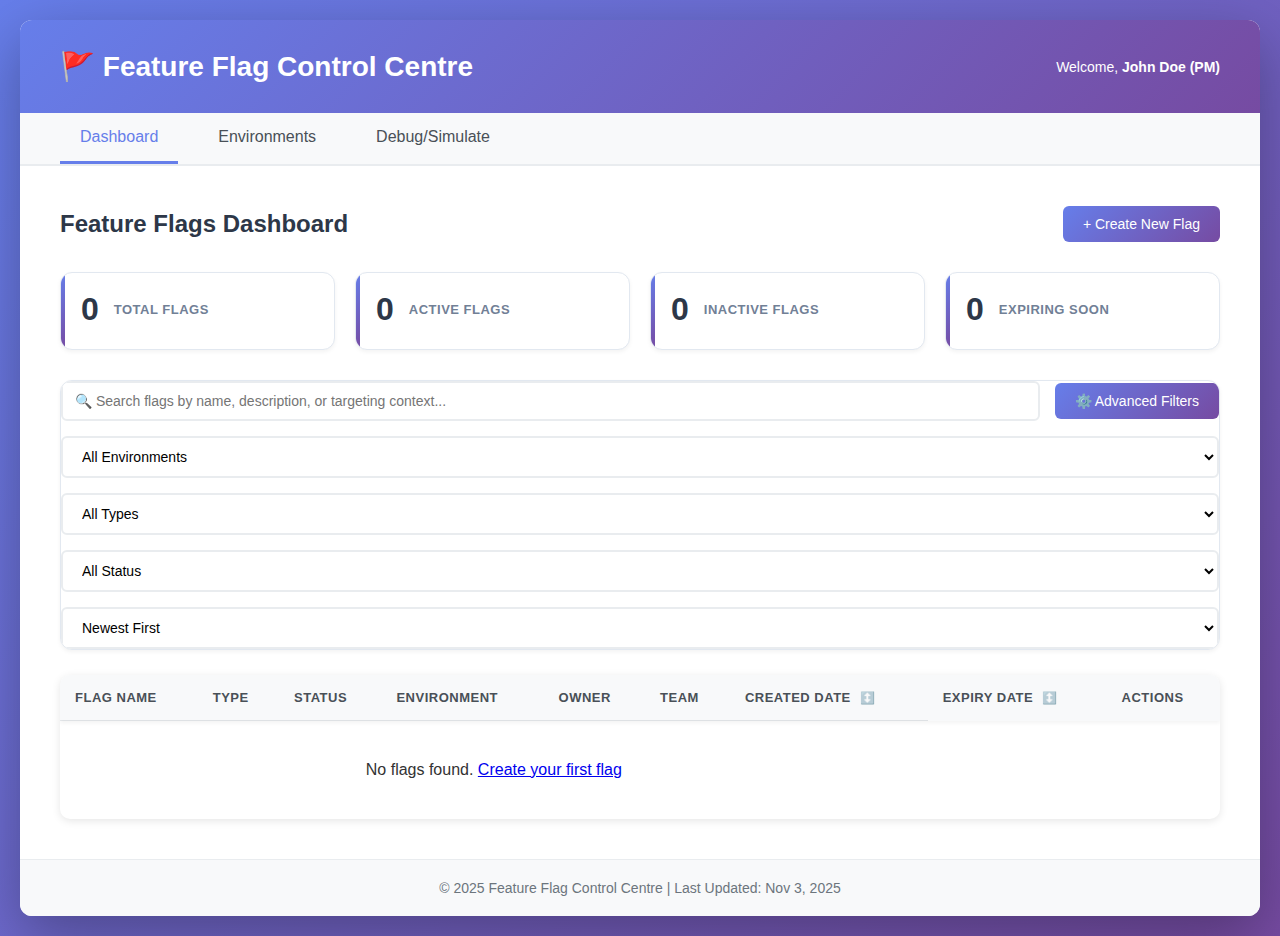
<file: index.html>
<!DOCTYPE html>
<html lang="en">
<head>
    <meta charset="UTF-8">
    <meta name="viewport" content="width=device-width, initial-scale=1.0">
    <meta http-equiv="refresh" content="0; url=static/index.html">
    <title>Feature Flag Control Centre</title>
    <style>
        body {
            font-family: -apple-system, BlinkMacSystemFont, 'Segoe UI', Roboto, Oxygen, Ubuntu, Cantarell, sans-serif;
            display: flex;
            justify-content: center;
            align-items: center;
            height: 100vh;
            margin: 0;
            background: linear-gradient(135deg, #667eea 0%, #764ba2 100%);
            color: white;
        }
        .loader {
            text-align: center;
        }
        .spinner {
            border: 4px solid rgba(255, 255, 255, 0.3);
            border-radius: 50%;
            border-top: 4px solid white;
            width: 50px;
            height: 50px;
            animation: spin 1s linear infinite;
            margin: 0 auto 20px;
        }
        @keyframes spin {
            0% { transform: rotate(0deg); }
            100% { transform: rotate(360deg); }
        }
        p {
            font-size: 18px;
        }
        a {
            color: white;
            text-decoration: underline;
        }
    </style>
</head>
<body>
    <div class="loader">
        <div class="spinner"></div>
        <p>Loading Feature Flag Control Centre...</p>
        <p style="font-size: 14px; margin-top: 20px;">
            If you are not redirected, <a href="static/index.html">click here</a>
        </p>
    </div>
</body>
</html>
</file>
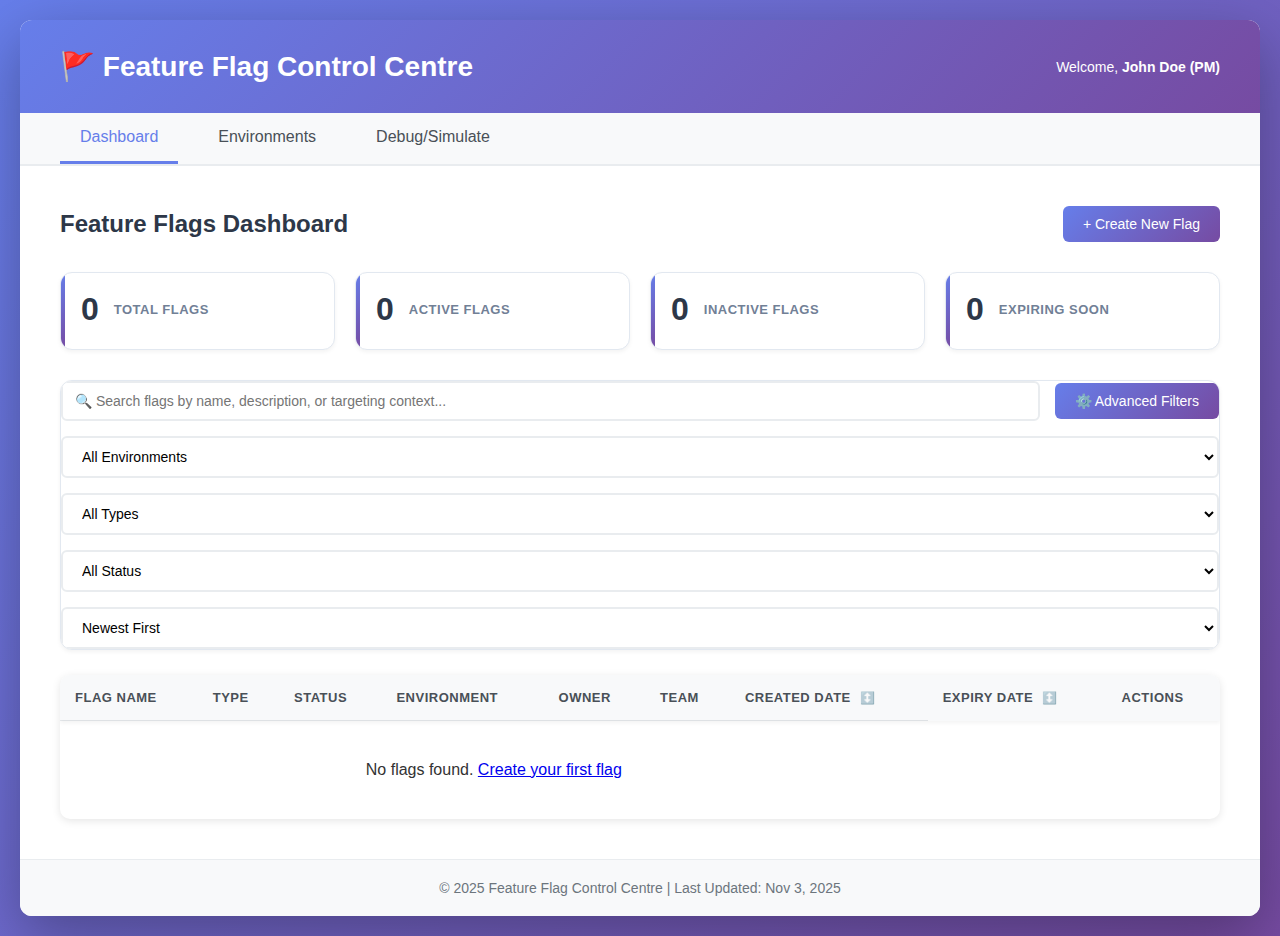
<file: static/index.html>
<!DOCTYPE html>
<html lang="en">
<head>
    <meta charset="UTF-8">
    <meta name="viewport" content="width=device-width, initial-scale=1.0">
    <title>Feature Flag Control Centre</title>
    <link rel="stylesheet" href="styles.css">
</head>
<body>
    <div class="container">
        <header>
            <h1>🚩 Feature Flag Control Centre</h1>
            <div class="user-info">
                <span>Welcome, <strong>John Doe (PM)</strong></span>
            </div>
        </header>

        <nav class="nav-bar">
            <a href="index.html" class="active">Dashboard</a>
            <a href="environments.html">Environments</a>
            <a href="debug.html">Debug/Simulate</a>
        </nav>

        <main>
            <div class="page-header">
                <h2>Feature Flags Dashboard</h2>
                <a href="create-flag.html" class="btn btn-primary">+ Create New Flag</a>
            </div>

            <div class="stats-grid">
                <div class="stat-card">
                    <div class="stat-value">24</div>
                    <div class="stat-label">Total Flags</div>
                </div>
                <div class="stat-card">
                    <div class="stat-value">12</div>
                    <div class="stat-label">Active Flags</div>
                </div>
                <div class="stat-card">
                    <div class="stat-value">8</div>
                    <div class="stat-label">Inactive Flags</div>
                </div>
                <div class="stat-card">
                    <div class="stat-value">4</div>
                    <div class="stat-label">Expiring Soon</div>
                </div>
            </div>

            <div class="filters-container">
                <div class="search-section">
                    <input type="text" id="searchInput" placeholder="🔍 Search flags by name, description, or targeting context..." class="search-input" oninput="applyFilters()">
                    <button class="btn-toggle-filters" onclick="toggleAdvancedFilters()">
                        <span id="filterToggleIcon">⚙️</span> Advanced Filters
                    </button>
                </div>

                <div class="advanced-filters" id="advancedFilters" style="display: none;">
                    <div class="filters-row">
                        <div class="filter-group autocomplete-container">
                            <label>Team</label>
                            <input type="text" 
                                   class="filter-input autocomplete-input" 
                                   id="filterTeam" 
                                   placeholder="Search teams..." 
                                   oninput="showAutocomplete(this, 'teams')"
                                   onblur="hideAutocomplete(this)"
                                   autocomplete="off">
                            <div class="autocomplete-dropdown" id="filterTeam-dropdown"></div>
                        </div>

                        <div class="filter-group autocomplete-container">
                            <label>Owner</label>
                            <input type="text" 
                                   class="filter-input autocomplete-input" 
                                   id="filterOwner" 
                                   placeholder="Search owners..." 
                                   oninput="showAutocomplete(this, 'owners')"
                                   onblur="hideAutocomplete(this)"
                                   autocomplete="off">
                            <div class="autocomplete-dropdown" id="filterOwner-dropdown"></div>
                        </div>

                        <div class="filter-group autocomplete-container">
                            <label>Environment</label>
                            <input type="text" 
                                   class="filter-input autocomplete-input" 
                                   id="filterEnvironment" 
                                   placeholder="Search environments..." 
                                   oninput="showAutocomplete(this, 'environments')"
                                   onblur="hideAutocomplete(this)"
                                   autocomplete="off">
                            <div class="autocomplete-dropdown" id="filterEnvironment-dropdown"></div>
                        </div>

                        <div class="filter-group">
                            <label>Type</label>
                            <select class="filter-select" id="filterType" onchange="applyFilters()">
                                <option value="">All Types</option>
                                <option value="boolean">Boolean</option>
                                <option value="string">String</option>
                                <option value="number">Number</option>
                                <option value="object">Object</option>
                            </select>
                        </div>

                        <div class="filter-group">
                            <label>Status</label>
                            <select class="filter-select" id="filterStatus" onchange="applyFilters()">
                                <option value="">All Status</option>
                                <option value="active">Active</option>
                                <option value="inactive">Inactive</option>
                            </select>
                        </div>

                        <div class="filter-group">
                            <label>Sort By</label>
                            <select class="filter-select" id="sortBy" onchange="applyFilters()">
                                <option value="created-desc">Newest First</option>
                                <option value="created-asc">Oldest First</option>
                                <option value="expiry-asc">Expiring Soon</option>
                                <option value="expiry-desc">Expiring Later</option>
                                <option value="name-asc">Name (A-Z)</option>
                                <option value="name-desc">Name (Z-A)</option>
                            </select>
                        </div>

                        <div class="filter-group">
                            <button class="btn btn-secondary" onclick="clearFilters()">Clear All Filters</button>
                        </div>
                    </div>
                </div>

                <div class="basic-filters">
                    <select class="filter-select" id="quickFilterEnvironment" onchange="applyFilters()">
                        <option value="">All Environments</option>
                        <option value="dev">dev</option>
                        <option value="stage">stage</option>
                        <option value="demo">demo</option>
                        <option value="prod">prod</option>
                    </select>
                    <select class="filter-select" id="quickFilterType" onchange="applyFilters()">
                        <option value="">All Types</option>
                        <option value="boolean">Boolean</option>
                        <option value="string">String</option>
                        <option value="number">Number</option>
                        <option value="object">Object</option>
                    </select>
                    <select class="filter-select" id="quickFilterStatus" onchange="applyFilters()">
                        <option value="">All Status</option>
                        <option value="active">Active</option>
                        <option value="inactive">Inactive</option>
                    </select>
                    <select class="filter-select" id="quickSort" onchange="applyFilters()">
                        <option value="created-desc">Newest First</option>
                        <option value="created-asc">Oldest First</option>
                        <option value="expiry-asc">Expiring Soon</option>
                        <option value="expiry-desc">Expiring Later</option>
                    </select>
                </div>

                <div class="filter-results" id="filterResults"></div>
            </div>

            <div class="flags-table">
                <table>
                    <thead>
                        <tr>
                            <th>Flag Name</th>
                            <th>Type</th>
                            <th>Status</th>
                            <th>Environment</th>
                            <th>Owner</th>
                            <th>Team</th>
                            <th onclick="sortTable('createdAt')" style="cursor: pointer;" title="Click to sort">
                                Created Date <span class="sort-icon">↕️</span>
                            </th>
                            <th onclick="sortTable('expiryDate')" style="cursor: pointer;" title="Click to sort">
                                Expiry Date <span class="sort-icon">↕️</span>
                            </th>
                            <th>Actions</th>
                        </tr>
                    </thead>
                    <tbody id="flagsTableBody">
                        <tr>
                            <td>
                                <a href="flag-detail.html" class="flag-name-link">
                                    <div class="flag-name">enable_new_dashboard</div>
                                    <div class="flag-desc">Enable new analytics dashboard for users</div>
                                </a>
                            </td>
                            <td><span class="type-badge boolean">Boolean</span></td>
                            <td><span class="status-badge active">Active</span></td>
                            <td>prod</td>
                            <td>Sarah Johnson</td>
                            <td>Product Team</td>
                            <td>11/1/2025</td>
                            <td>2025-12-15</td>
                            <td>
                                <a href="flag-detail.html"><button class="btn-icon" title="View Details">👁️</button></a>
                                <button class="btn-icon" title="Copy Link" onclick="copyFlagLink('enable_new_dashboard')">🔗</button>
                            </td>
                        </tr>
                        <tr>
                            <td>
                                <a href="flag-detail.html" class="flag-name-link">
                                    <div class="flag-name">payment_v2_enabled</div>
                                    <div class="flag-desc">Enable v2 payment processing system</div>
                                </a>
                            </td>
                            <td><span class="type-badge boolean">Boolean</span></td>
                            <td><span class="status-badge active">Active</span></td>
                            <td>stage</td>
                            <td>Mike Chen</td>
                            <td>Payments Team</td>
                            <td>10/15/2025</td>
                            <td>2025-11-20</td>
                            <td>
                                <a href="flag-detail.html"><button class="btn-icon" title="View Details">👁️</button></a>
                                <button class="btn-icon" title="Copy Link" onclick="copyFlagLink('payment_v2_enabled')">🔗</button>
                            </td>
                        </tr>
                        <tr>
                            <td>
                                <a href="flag-detail.html" class="flag-name-link">
                                    <div class="flag-name">theme_variant</div>
                                    <div class="flag-desc">UI theme selection for A/B testing</div>
                                </a>
                            </td>
                            <td><span class="type-badge string">String</span></td>
                            <td><span class="status-badge inactive">Inactive</span></td>
                            <td>dev</td>
                            <td>Emma Davis</td>
                            <td>Design Team</td>
                            <td>10/28/2025</td>
                            <td>2025-12-01</td>
                            <td>
                                <a href="flag-detail.html"><button class="btn-icon" title="View Details">👁️</button></a>
                                <button class="btn-icon" title="Copy Link" onclick="copyFlagLink('theme_variant')">🔗</button>
                            </td>
                        </tr>
                        <tr>
                            <td>
                                <a href="flag-detail.html" class="flag-name-link">
                                    <div class="flag-name">max_upload_size</div>
                                    <div class="flag-desc">Maximum file upload size in MB</div>
                                </a>
                            </td>
                            <td><span class="type-badge number">Number</span></td>
                            <td><span class="status-badge active">Active</span></td>
                            <td>prod</td>
                            <td>David Wilson</td>
                            <td>Infrastructure Team</td>
                            <td>10/5/2025</td>
                            <td>2026-01-10</td>
                            <td>
                                <a href="flag-detail.html"><button class="btn-icon" title="View Details">👁️</button></a>
                                <button class="btn-icon" title="Copy Link" onclick="copyFlagLink('max_upload_size')">🔗</button>
                            </td>
                        </tr>
                        <tr>
                            <td>
                                <a href="flag-detail.html" class="flag-name-link">
                                    <div class="flag-name">feature_config</div>
                                    <div class="flag-desc">Complex feature configuration object</div>
                                </a>
                            </td>
                            <td><span class="type-badge object">Object</span></td>
                            <td><span class="status-badge inactive">Inactive</span></td>
                            <td>demo</td>
                            <td>Lisa Brown</td>
                            <td>Demo Team</td>
                            <td>10/20/2025</td>
                            <td>2025-11-25</td>
                            <td>
                                <a href="flag-detail.html"><button class="btn-icon" title="View Details">👁️</button></a>
                                <button class="btn-icon" title="Copy Link" onclick="copyFlagLink('feature_config')">🔗</button>
                            </td>
                        </tr>
                        <tr>
                            <td>
                                <a href="flag-detail.html" class="flag-name-link">
                                    <div class="flag-name">enable_notifications</div>
                                    <div class="flag-desc">Enable push notifications feature</div>
                                </a>
                            </td>
                            <td><span class="type-badge boolean">Boolean</span></td>
                            <td><span class="status-badge active">Active</span></td>
                            <td>prod</td>
                            <td>Tom Anderson</td>
                            <td>Product Team</td>
                            <td>10/12/2025</td>
                            <td>2025-11-18</td>
                            <td>
                                <a href="flag-detail.html"><button class="btn-icon" title="View Details">👁️</button></a>
                                <button class="btn-icon" title="Copy Link" onclick="copyFlagLink('enable_notifications')">🔗</button>
                            </td>
                        </tr>
                    </tbody>
                </table>
            </div>
        </main>

        <footer>
            <p>© 2025 Feature Flag Control Centre | Last Updated: Nov 3, 2025</p>
        </footer>
    </div>
    <script src="dashboard.js"></script>
</body>
</html>
</file>
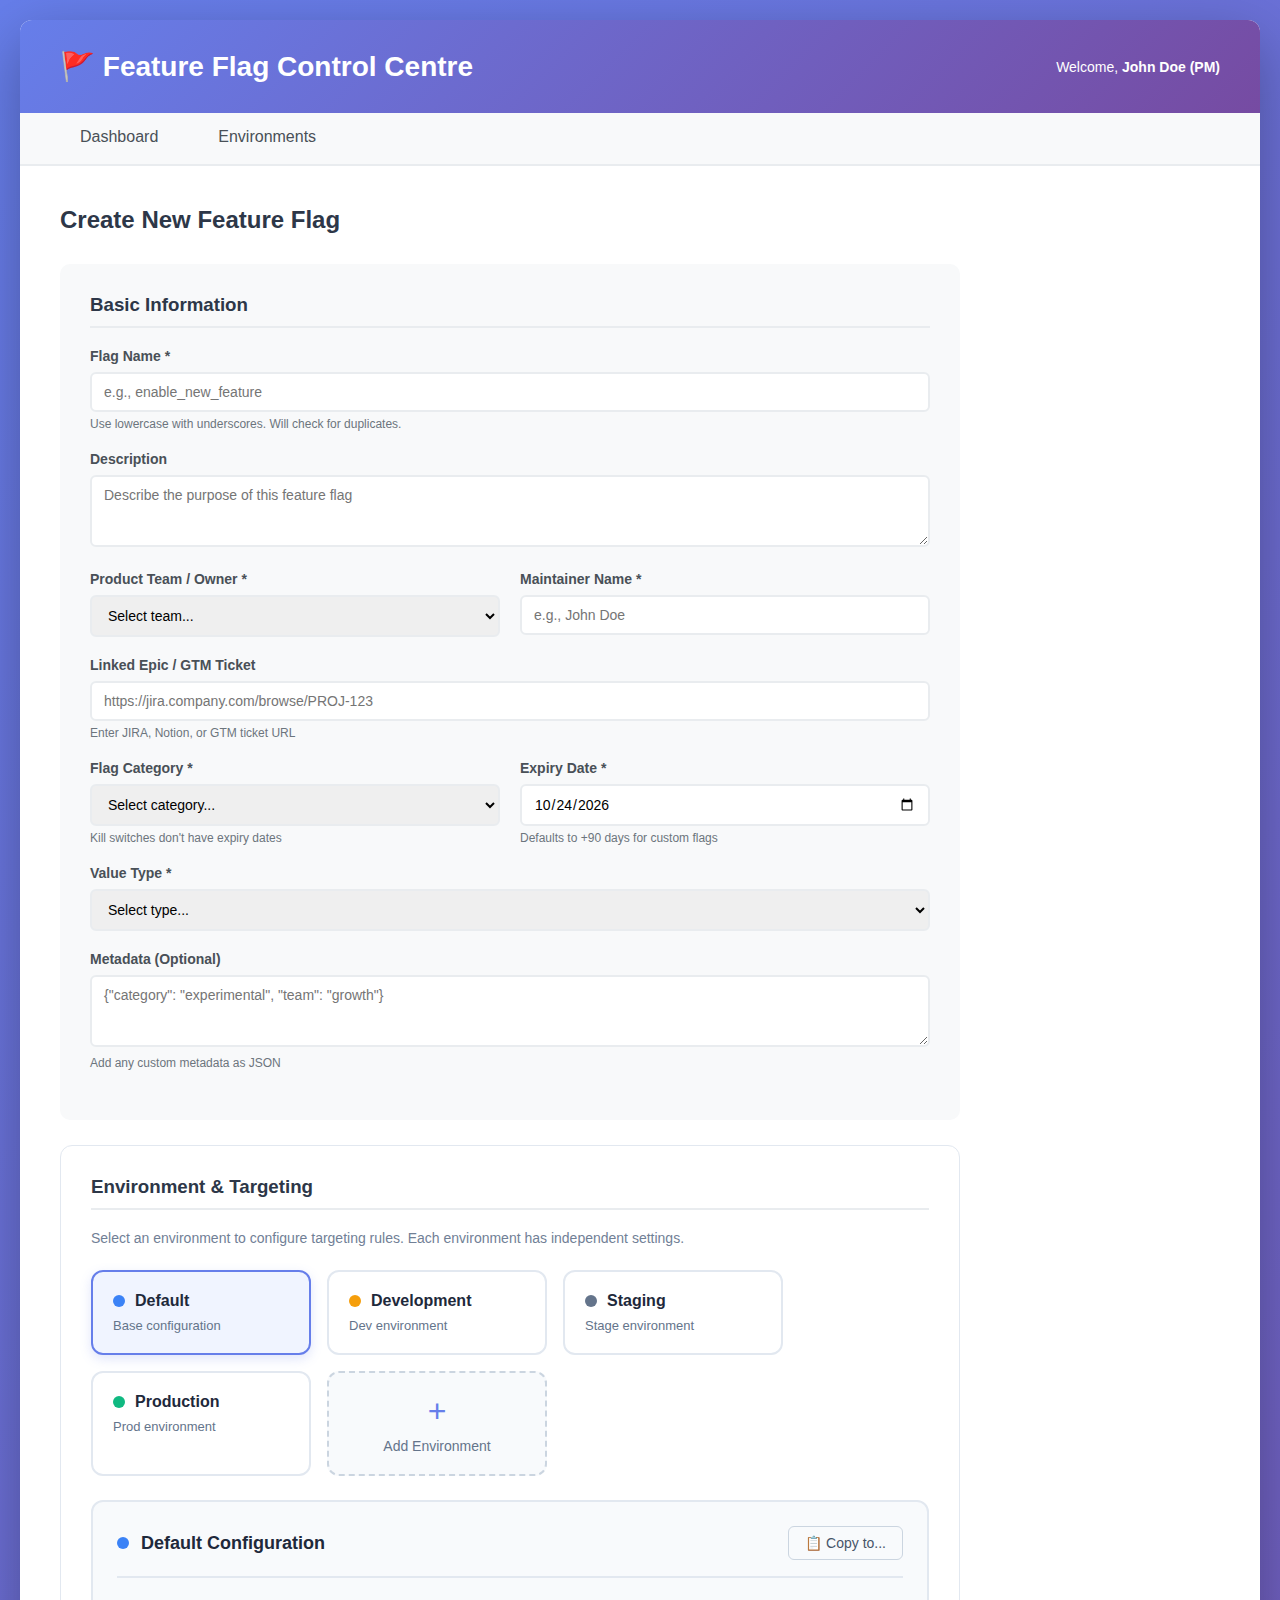
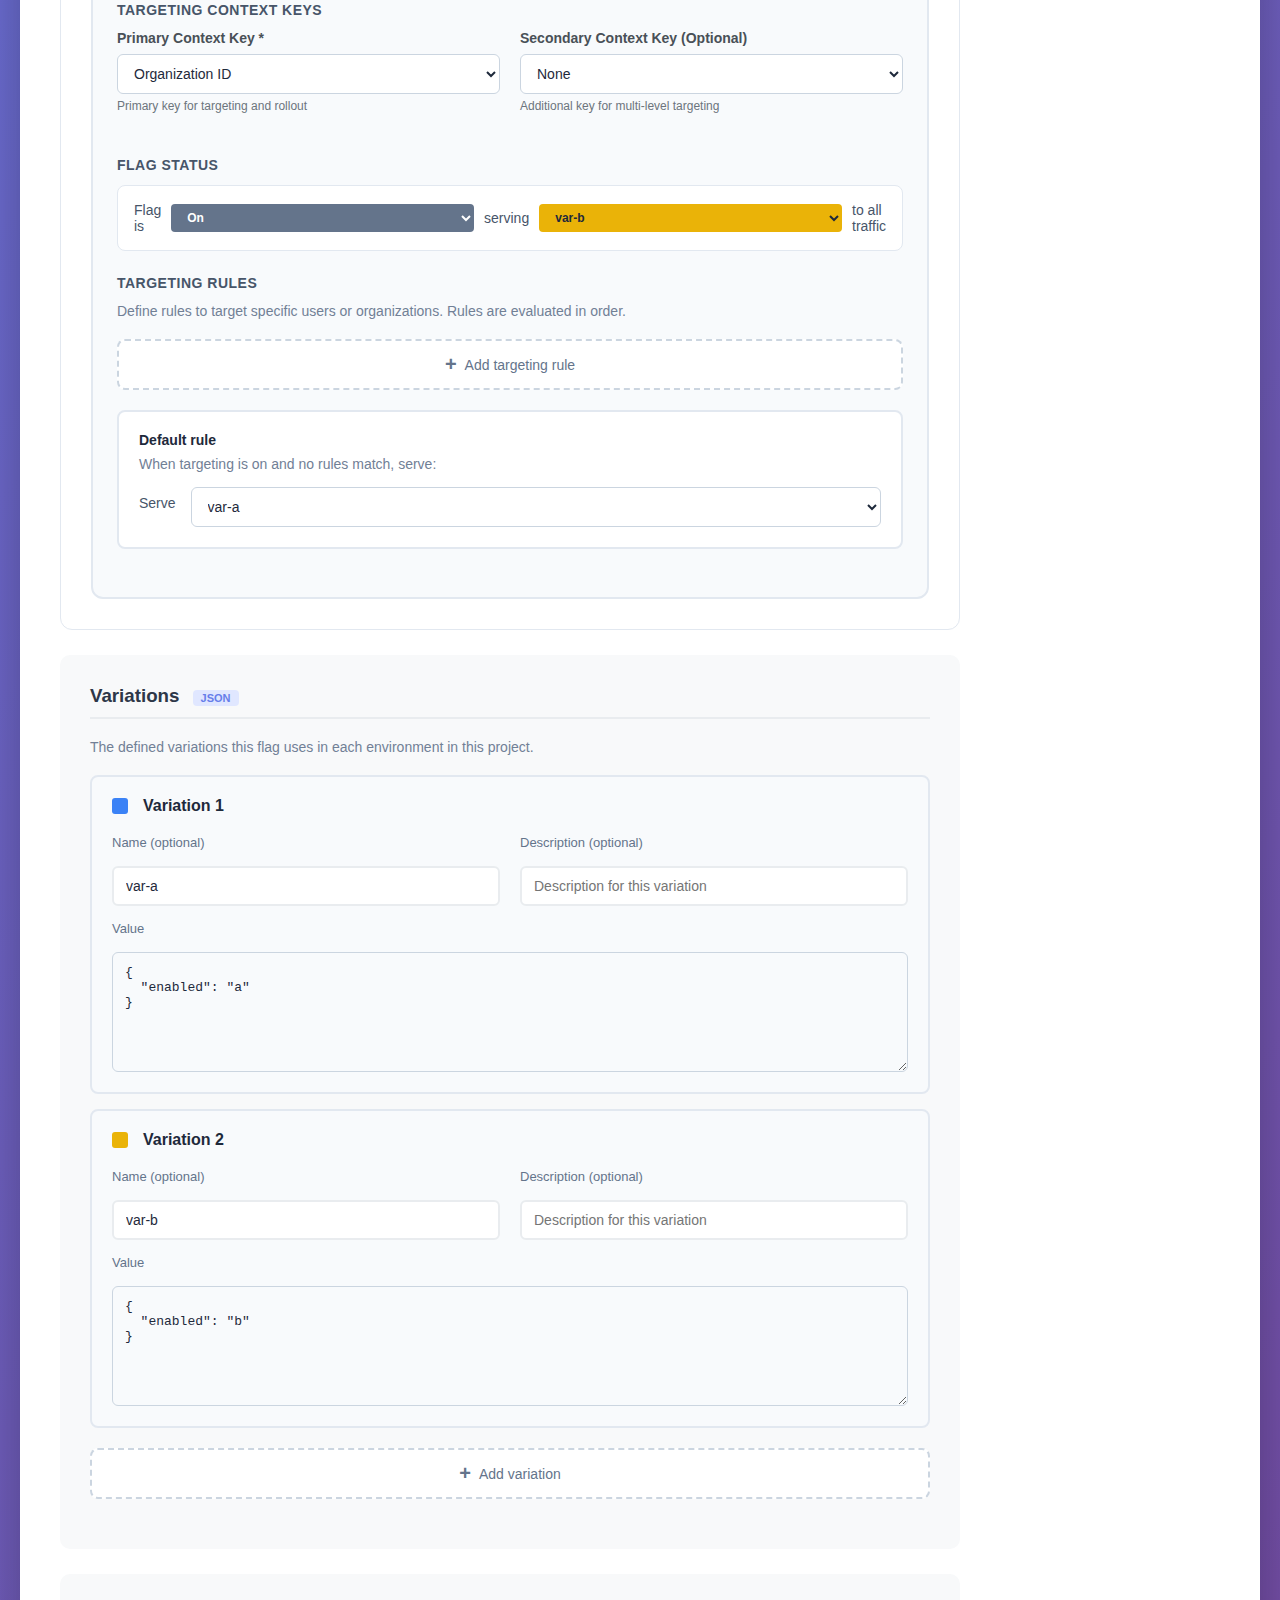
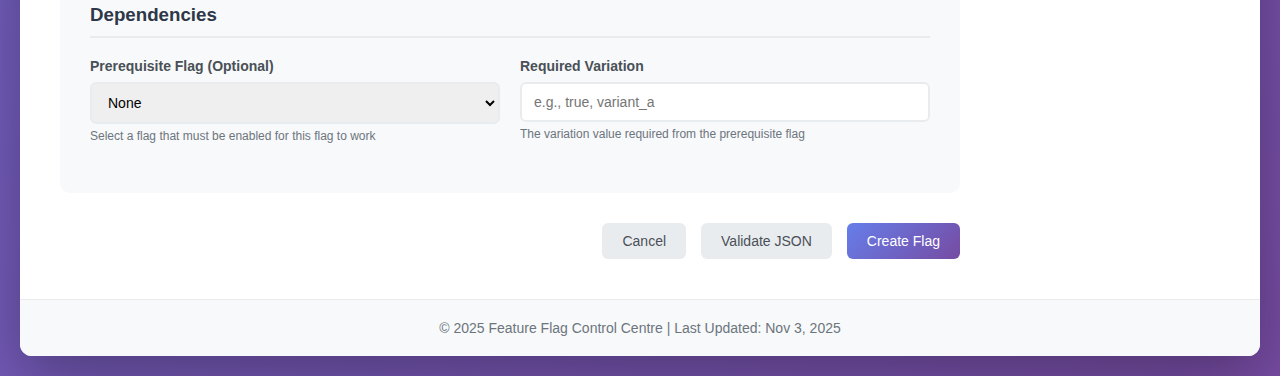
<file: static/create-flag.html>
<!DOCTYPE html>
<html lang="en">
<head>
    <meta charset="UTF-8">
    <meta name="viewport" content="width=device-width, initial-scale=1.0">
    <title>Create Feature Flag</title>
    <link rel="stylesheet" href="styles.css">
</head>
<body>
    <div class="container">
        <header>
            <h1>🚩 Feature Flag Control Centre</h1>
            <div class="user-info">
                <span>Welcome, <strong>John Doe (PM)</strong></span>
            </div>
        </header>

        <nav class="nav-bar">
            <a href="index.html">Dashboard</a>
            <a href="environments.html">Environments</a>
        </nav>

        <main>
            <div class="page-header">
                <h2>Create New Feature Flag</h2>
            </div>

            <form class="flag-form" id="flagForm">
                <div class="form-section">
                    <h3>Basic Information</h3>
                    
                    <div class="form-group">
                        <label for="flagName">Flag Name *</label>
                        <input type="text" id="flagName" name="flagName" required 
                               placeholder="e.g., enable_new_feature" 
                               pattern="[a-z0-9_]+"
                               title="Only lowercase letters, numbers and underscores allowed">
                        <small>Use lowercase with underscores. Will check for duplicates.</small>
                    </div>

                    <div class="form-group">
                        <label for="description">Description</label>
                        <textarea id="description" name="description" rows="3" 
                                  placeholder="Describe the purpose of this feature flag"></textarea>
                    </div>

                    <div class="form-row">
                        <div class="form-group">
                            <label for="productTeam">Product Team / Owner *</label>
                            <select id="productTeam" name="productTeam" required>
                                <option value="">Select team...</option>
                                <option value="payments">Payments Team</option>
                                <option value="analytics">Analytics Team</option>
                                <option value="platform">Platform Team</option>
                                <option value="mobile">Mobile Team</option>
                                <option value="infrastructure">Infrastructure Team</option>
                            </select>
                        </div>

                        <div class="form-group">
                            <label for="maintainer">Maintainer Name *</label>
                            <input type="text" id="maintainer" name="maintainer" required 
                                   placeholder="e.g., John Doe">
                        </div>
                    </div>

                    <div class="form-group">
                        <label for="linkedTicket">Linked Epic / GTM Ticket</label>
                        <input type="url" id="linkedTicket" name="linkedTicket" 
                               placeholder="https://jira.company.com/browse/PROJ-123">
                        <small>Enter JIRA, Notion, or GTM ticket URL</small>
                    </div>

                    <div class="form-row">
                        <div class="form-group">
                            <label for="flagCategory">Flag Category *</label>
                            <select id="flagCategory" name="flagCategory" required onchange="handleFlagCategoryChange()">
                                <option value="">Select category...</option>
                                <option value="custom">Custom Flag</option>
                                <option value="killswitch">Kill Switch</option>
                            </select>
                            <small>Kill switches don't have expiry dates</small>
                        </div>

                        <div class="form-group">
                            <label for="expiryDate">Expiry Date <span id="expiryRequired">*</span></label>
                            <input type="date" id="expiryDate" name="expiryDate" required>
                            <small>Defaults to +90 days for custom flags</small>
                        </div>
                    </div>

                    <div class="form-group">
                        <label for="flagType">Value Type *</label>
                        <select id="flagType" name="flagType" required onchange="handleFlagTypeChange()">
                            <option value="">Select type...</option>
                            <option value="boolean">Boolean</option>
                            <option value="string">String</option>
                            <option value="number">Number</option>
                            <option value="object">Object</option>
                        </select>
                    </div>

                    <div class="form-group">
                        <label for="metadata">Metadata (Optional)</label>
                        <textarea id="metadata" name="metadata" rows="3" 
                                  placeholder='{"category": "experimental", "team": "growth"}'></textarea>
                        <small>Add any custom metadata as JSON</small>
                    </div>
                </div>

                <div class="form-section environment-targeting-section">
                    <h3>Environment & Targeting</h3>
                    <small class="section-description">Select an environment to configure targeting rules. Each environment has independent settings.</small>
                    
                    <!-- Environment Tiles -->
                    <div class="environment-tiles-container" id="envTilesContainer">
                        <div class="env-tile active" data-env="default" onclick="selectEnvironmentTile(event, 'default')">
                            <div class="env-tile-header">
                                <span class="env-tile-dot blue"></span>
                                <h4 class="env-tile-name">Default</h4>
                            </div>
                            <p class="env-tile-description">Base configuration</p>
                        </div>
                        
                        <div class="env-tile" data-env="dev" onclick="selectEnvironmentTile(event, 'dev')">
                            <div class="env-tile-header">
                                <span class="env-tile-dot orange"></span>
                                <h4 class="env-tile-name">Development</h4>
                            </div>
                            <p class="env-tile-description">Dev environment</p>
                        </div>
                        
                        <div class="env-tile" data-env="stage" onclick="selectEnvironmentTile(event, 'stage')">
                            <div class="env-tile-header">
                                <span class="env-tile-dot gray"></span>
                                <h4 class="env-tile-name">Staging</h4>
                            </div>
                            <p class="env-tile-description">Stage environment</p>
                        </div>
                        
                        <div class="env-tile" data-env="prod" onclick="selectEnvironmentTile(event, 'prod')">
                            <div class="env-tile-header">
                                <span class="env-tile-dot green"></span>
                                <h4 class="env-tile-name">Production</h4>
                            </div>
                            <p class="env-tile-description">Prod environment</p>
                        </div>
                        
                        <div class="env-tile env-tile-add" onclick="showAddEnvironmentDialog()">
                            <div class="env-tile-add-content">
                                <span class="env-tile-add-icon">+</span>
                                <p class="env-tile-add-text">Add Environment</p>
                            </div>
                        </div>
                    </div>

                    <!-- Environment Configuration Overlay -->
                    <div class="environment-config-overlay" id="envConfigOverlay">
                        <!-- This will be populated dynamically -->
                    </div>
                </div>

                <!-- Variations Section -->
                <div class="form-section" id="variations-section">
                    <h3>Variations <span class="tab-badge">JSON</span></h3>
                    <small class="section-description">The defined variations this flag uses in each environment in this project.</small>
                    
                    <div id="variationsContainer" class="variations-container">
                        <!-- Variations will be added here -->
                    </div>

                    <button type="button" class="btn-add-variation" onclick="addVariation()">
                        <span class="plus-icon">+</span> Add variation
                    </button>
                </div>

                <div class="form-section">
                    <h3>Dependencies</h3>
                    
                    <div class="form-row">
                        <div class="form-group">
                            <label for="prerequisiteFlag">Prerequisite Flag (Optional)</label>
                            <select id="prerequisiteFlag" name="prerequisiteFlag">
                                <option value="">None</option>
                                <option value="enable_new_dashboard">enable_new_dashboard</option>
                                <option value="payment_v2_enabled">payment_v2_enabled</option>
                                <option value="enable_notifications">enable_notifications</option>
                                <option value="user_authentication_v2">user_authentication_v2</option>
                            </select>
                            <small>Select a flag that must be enabled for this flag to work</small>
                        </div>

                        <div class="form-group">
                            <label for="prerequisiteVariation">Required Variation</label>
                            <input type="text" id="prerequisiteVariation" name="prerequisiteVariation" 
                                   placeholder="e.g., true, variant_a">
                            <small>The variation value required from the prerequisite flag</small>
                        </div>
                    </div>
                </div>

                <div class="form-actions">
                    <button type="button" class="btn btn-secondary" onclick="window.location.href='index.html'">Cancel</button>
                    <button type="button" class="btn btn-secondary" onclick="validateJSON()">Validate JSON</button>
                    <button type="submit" class="btn btn-primary">Create Flag</button>
                </div>
            </form>

            <div id="successMessage" class="message success" style="display: none;">
                <strong>✓ Success!</strong> Feature flag created successfully!
                <ul>
                    <li>Flag registered in feature flag service</li>
                    <li>Audit log entry created</li>
                    <li>Slack notification sent to Engineering team</li>
                    <li>Flag created in all selected environments</li>
                    <li>Status: Inactive (0%)</li>
                </ul>
                <a href="index.html">Back to Dashboard</a>
            </div>

            <div id="errorMessage" class="message error" style="display: none;">
                <strong>✗ Error!</strong> <span id="errorText"></span>
            </div>
        </main>

        <footer>
            <p>© 2025 Feature Flag Control Centre | Last Updated: Nov 3, 2025</p>
        </footer>
    </div>

    <script src="script.js"></script>
</body>
</html>
</file>
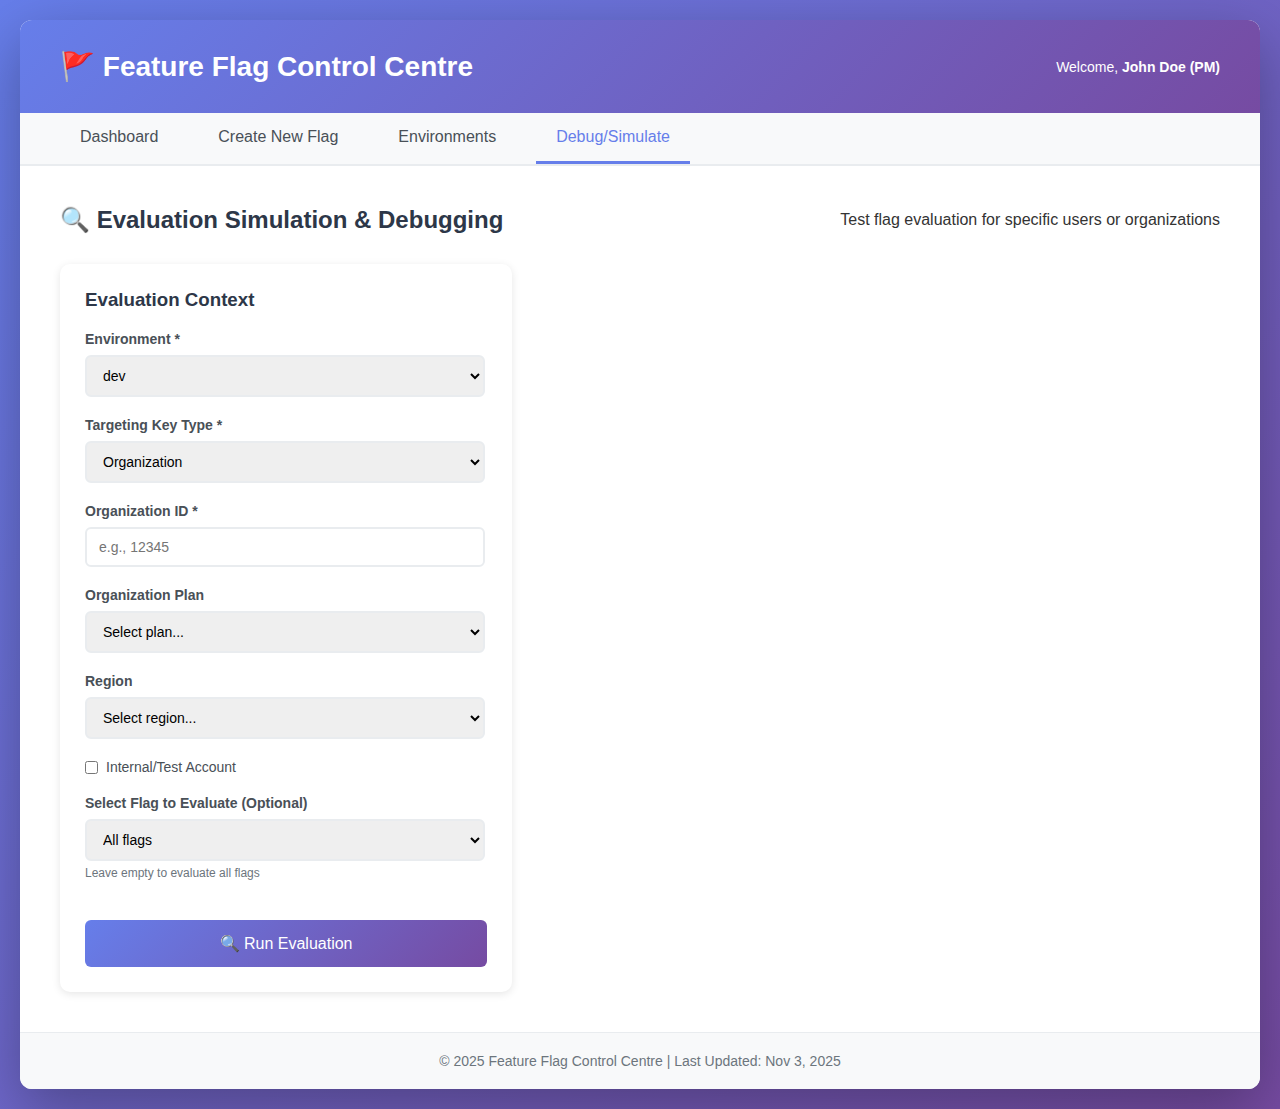
<file: static/debug.html>
<!DOCTYPE html>
<html lang="en">
<head>
    <meta charset="UTF-8">
    <meta name="viewport" content="width=device-width, initial-scale=1.0">
    <title>Debug & Simulate</title>
    <link rel="stylesheet" href="styles.css">
</head>
<body>
    <div class="container">
        <header>
            <h1>🚩 Feature Flag Control Centre</h1>
            <div class="user-info">
                <span>Welcome, <strong>John Doe (PM)</strong></span>
            </div>
        </header>

        <nav class="nav-bar">
            <a href="index.html">Dashboard</a>
            <a href="create-flag.html">Create New Flag</a>
            <a href="environments.html">Environments</a>
            <a href="debug.html" class="active">Debug/Simulate</a>
        </nav>

        <main>
            <div class="page-header">
                <h2>🔍 Evaluation Simulation & Debugging</h2>
                <p>Test flag evaluation for specific users or organizations</p>
            </div>

            <div class="debug-container">
                <div class="debug-form">
                    <h3>Evaluation Context</h3>
                    
                    <div class="form-group">
                        <label>Environment *</label>
                        <select class="form-control" id="debugEnv">
                            <option value="prod">prod</option>
                            <option value="stage">stage</option>
                            <option value="dev" selected>dev</option>
                            <option value="demo">demo</option>
                            <option value="giger-checkout-test">giger-checkout-test</option>
                        </select>
                    </div>

                    <div class="form-group">
                        <label>Targeting Key Type *</label>
                        <select class="form-control" id="keyType" onchange="updateContextFields()">
                            <option value="org" selected>Organization</option>
                            <option value="user">User</option>
                            <option value="custom">Custom Context</option>
                        </select>
                    </div>

                    <div id="orgContext" class="context-section">
                        <div class="form-group">
                            <label>Organization ID *</label>
                            <input type="text" class="form-control" id="orgId" placeholder="e.g., 12345">
                        </div>
                        <div class="form-group">
                            <label>Organization Plan</label>
                            <select class="form-control" id="orgPlan">
                                <option value="">Select plan...</option>
                                <option value="free">Free</option>
                                <option value="starter">Starter</option>
                                <option value="professional">Professional</option>
                                <option value="enterprise">Enterprise</option>
                            </select>
                        </div>
                        <div class="form-group">
                            <label>Region</label>
                            <select class="form-control" id="orgRegion">
                                <option value="">Select region...</option>
                                <option value="US">US</option>
                                <option value="EU">EU</option>
                                <option value="APAC">APAC</option>
                                <option value="LATAM">LATAM</option>
                            </select>
                        </div>
                        <div class="form-group">
                            <label class="checkbox-label">
                                <input type="checkbox" id="isInternal"> Internal/Test Account
                            </label>
                        </div>
                    </div>

                    <div id="userContext" class="context-section" style="display: none;">
                        <div class="form-group">
                            <label>User ID *</label>
                            <input type="text" class="form-control" id="userId" placeholder="e.g., 1001">
                        </div>
                        <div class="form-group">
                            <label>User Email</label>
                            <input type="email" class="form-control" id="userEmail" placeholder="user@example.com">
                        </div>
                        <div class="form-group">
                            <label>User Role</label>
                            <select class="form-control" id="userRole">
                                <option value="">Select role...</option>
                                <option value="admin">Admin</option>
                                <option value="member">Member</option>
                                <option value="guest">Guest</option>
                            </select>
                        </div>
                    </div>

                    <div id="customContext" class="context-section" style="display: none;">
                        <div class="form-group">
                            <label>Custom Context (JSON) *</label>
                            <textarea class="form-control json-input" id="customJson" rows="10" placeholder='{
  "user": {
    "id": "1001",
    "email": "user@example.com",
    "role": "admin"
  },
  "org": {
    "id": "12345",
    "plan": "enterprise",
    "region": "US"
  }
}'></textarea>
                        </div>
                    </div>

                    <div class="form-group">
                        <label>Select Flag to Evaluate (Optional)</label>
                        <select class="form-control" id="specificFlag">
                            <option value="">All flags</option>
                            <option value="enable_new_dashboard">enable_new_dashboard</option>
                            <option value="payment_v2_enabled">payment_v2_enabled</option>
                            <option value="theme_variant">theme_variant</option>
                            <option value="max_upload_size">max_upload_size</option>
                            <option value="enable_notifications">enable_notifications</option>
                        </select>
                        <small>Leave empty to evaluate all flags</small>
                    </div>

                    <button class="btn btn-primary btn-large" onclick="runEvaluation()">
                        🔍 Run Evaluation
                    </button>
                </div>

                <div class="debug-results" id="resultsSection" style="display: none;">
                    <h3>Evaluation Results</h3>
                    
                    <div class="result-summary">
                        <div class="summary-item">
                            <span class="label">Environment:</span>
                            <span class="value" id="resultEnv">dev</span>
                        </div>
                        <div class="summary-item">
                            <span class="label">Context:</span>
                            <span class="value" id="resultContext">org: 12345</span>
                        </div>
                        <div class="summary-item">
                            <span class="label">Flags Evaluated:</span>
                            <span class="value" id="resultCount">6</span>
                        </div>
                        <div class="summary-item">
                            <span class="label">Evaluation Time:</span>
                            <span class="value" id="resultTime">12ms</span>
                        </div>
                    </div>

                    <div class="results-list" id="resultsList">
                        <!-- Results will be inserted here -->
                    </div>
                </div>
            </div>
        </main>

        <footer>
            <p>© 2025 Feature Flag Control Centre | Last Updated: Nov 3, 2025</p>
        </footer>
    </div>

    <script src="debug.js"></script>
</body>
</html>
</file>
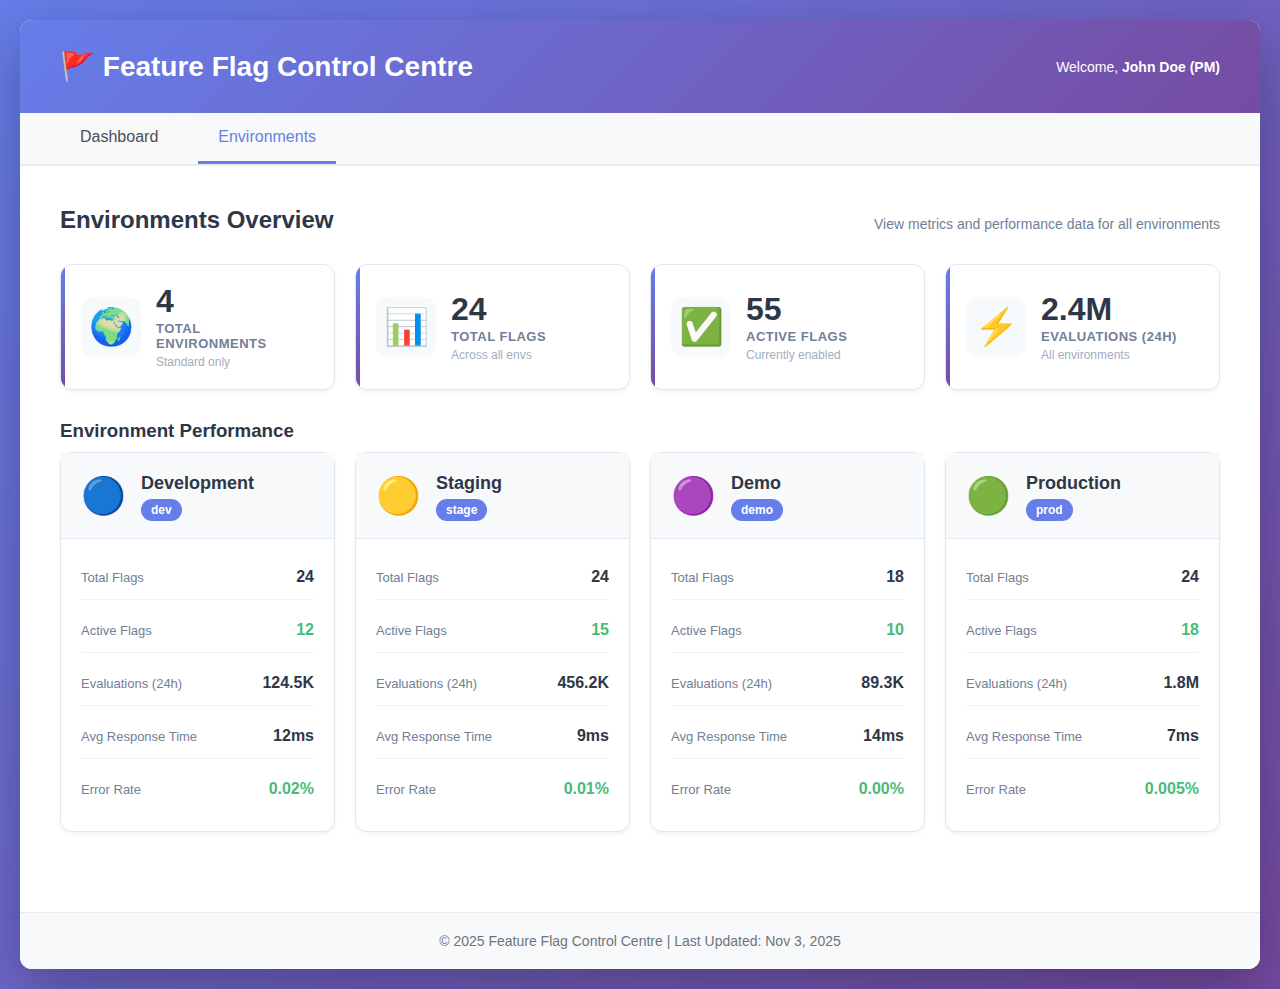
<file: static/environments.html>
<!DOCTYPE html>
<html lang="en">
<head>
    <meta charset="UTF-8">
    <meta name="viewport" content="width=device-width, initial-scale=1.0">
    <title>Environments</title>
    <link rel="stylesheet" href="styles.css">
</head>
<body>
    <div class="container">
        <header>
            <h1>🚩 Feature Flag Control Centre</h1>
            <div class="user-info">
                <span>Welcome, <strong>John Doe (PM)</strong></span>
            </div>
        </header>

        <nav class="nav-bar">
            <a href="index.html">Dashboard</a>
            <a href="environments.html" class="active">Environments</a>
        </nav>

        <main>
            <div class="page-header">
                <h2>Environments Overview</h2>
                <p class="page-subtitle">View metrics and performance data for all environments</p>
            </div>

            <!-- Environment Metrics Summary -->
            <div class="env-metrics-grid">
                <div class="metric-card">
                    <div class="metric-icon">🌍</div>
                    <div class="metric-content">
                        <div class="metric-value" id="totalEnvs">4</div>
                        <div class="metric-label">Total Environments</div>
                        <div class="metric-subtext">Standard only</div>
                    </div>
                </div>
                <div class="metric-card">
                    <div class="metric-icon">📊</div>
                    <div class="metric-content">
                        <div class="metric-value" id="totalFlags">24</div>
                        <div class="metric-label">Total Flags</div>
                        <div class="metric-subtext">Across all envs</div>
                    </div>
                </div>
                <div class="metric-card">
                    <div class="metric-icon">✅</div>
                    <div class="metric-content">
                        <div class="metric-value" id="activeFlags">55</div>
                        <div class="metric-label">Active Flags</div>
                        <div class="metric-subtext">Currently enabled</div>
                    </div>
                </div>
                <div class="metric-card">
                    <div class="metric-icon">⚡</div>
                    <div class="metric-content">
                        <div class="metric-value" id="totalEvals">2.4M</div>
                        <div class="metric-label">Evaluations (24h)</div>
                        <div class="metric-subtext">All environments</div>
                    </div>
                </div>
            </div>

            <div class="env-sections">
                <section class="env-section">
                    <h3>Environment Performance</h3>
                    <div class="env-grid">
                        <div class="env-card env-dev">
                            <div class="env-card-header">
                                <div class="env-icon">🔵</div>
                                <div class="env-header-info">
                                    <h4>Development</h4>
                                    <span class="env-name-badge">dev</span>
                                </div>
                            </div>
                            <div class="env-metrics">
                                <div class="env-metric-row">
                                    <span class="metric-label">Total Flags</span>
                                    <span class="metric-value">24</span>
                                </div>
                                <div class="env-metric-row">
                                    <span class="metric-label">Active Flags</span>
                                    <span class="metric-value success">12</span>
                                </div>
                                <div class="env-metric-row">
                                    <span class="metric-label">Evaluations (24h)</span>
                                    <span class="metric-value">124.5K</span>
                                </div>
                                <div class="env-metric-row">
                                    <span class="metric-label">Avg Response Time</span>
                                    <span class="metric-value">12ms</span>
                                </div>
                                <div class="env-metric-row">
                                    <span class="metric-label">Error Rate</span>
                                    <span class="metric-value success">0.02%</span>
                                </div>
                            </div>
                        </div>

                        <div class="env-card env-stage">
                            <div class="env-card-header">
                                <div class="env-icon">🟡</div>
                                <div class="env-header-info">
                                    <h4>Staging</h4>
                                    <span class="env-name-badge">stage</span>
                                </div>
                            </div>
                            <div class="env-metrics">
                                <div class="env-metric-row">
                                    <span class="metric-label">Total Flags</span>
                                    <span class="metric-value">24</span>
                                </div>
                                <div class="env-metric-row">
                                    <span class="metric-label">Active Flags</span>
                                    <span class="metric-value success">15</span>
                                </div>
                                <div class="env-metric-row">
                                    <span class="metric-label">Evaluations (24h)</span>
                                    <span class="metric-value">456.2K</span>
                                </div>
                                <div class="env-metric-row">
                                    <span class="metric-label">Avg Response Time</span>
                                    <span class="metric-value">9ms</span>
                                </div>
                                <div class="env-metric-row">
                                    <span class="metric-label">Error Rate</span>
                                    <span class="metric-value success">0.01%</span>
                                </div>
                            </div>
                        </div>

                        <div class="env-card env-demo">
                            <div class="env-card-header">
                                <div class="env-icon">🟣</div>
                                <div class="env-header-info">
                                    <h4>Demo</h4>
                                    <span class="env-name-badge">demo</span>
                                </div>
                            </div>
                            <div class="env-metrics">
                                <div class="env-metric-row">
                                    <span class="metric-label">Total Flags</span>
                                    <span class="metric-value">18</span>
                                </div>
                                <div class="env-metric-row">
                                    <span class="metric-label">Active Flags</span>
                                    <span class="metric-value success">10</span>
                                </div>
                                <div class="env-metric-row">
                                    <span class="metric-label">Evaluations (24h)</span>
                                    <span class="metric-value">89.3K</span>
                                </div>
                                <div class="env-metric-row">
                                    <span class="metric-label">Avg Response Time</span>
                                    <span class="metric-value">14ms</span>
                                </div>
                                <div class="env-metric-row">
                                    <span class="metric-label">Error Rate</span>
                                    <span class="metric-value success">0.00%</span>
                                </div>
                            </div>
                        </div>

                        <div class="env-card env-prod">
                            <div class="env-card-header">
                                <div class="env-icon">🟢</div>
                                <div class="env-header-info">
                                    <h4>Production</h4>
                                    <span class="env-name-badge">prod</span>
                                </div>
                            </div>
                            <div class="env-metrics">
                                <div class="env-metric-row">
                                    <span class="metric-label">Total Flags</span>
                                    <span class="metric-value">24</span>
                                </div>
                                <div class="env-metric-row">
                                    <span class="metric-label">Active Flags</span>
                                    <span class="metric-value success">18</span>
                                </div>
                                <div class="env-metric-row">
                                    <span class="metric-label">Evaluations (24h)</span>
                                    <span class="metric-value">1.8M</span>
                                </div>
                                <div class="env-metric-row">
                                    <span class="metric-label">Avg Response Time</span>
                                    <span class="metric-value">7ms</span>
                                </div>
                                <div class="env-metric-row">
                                    <span class="metric-label">Error Rate</span>
                                    <span class="metric-value success">0.005%</span>
                                </div>
                            </div>
                        </div>
                    </div>
                </section>

            </div>
        </main>

        <footer>
            <p>© 2025 Feature Flag Control Centre | Last Updated: Nov 3, 2025</p>
        </footer>
    </div>

    <script src="environments.js"></script>
</body>
</html>
</file>
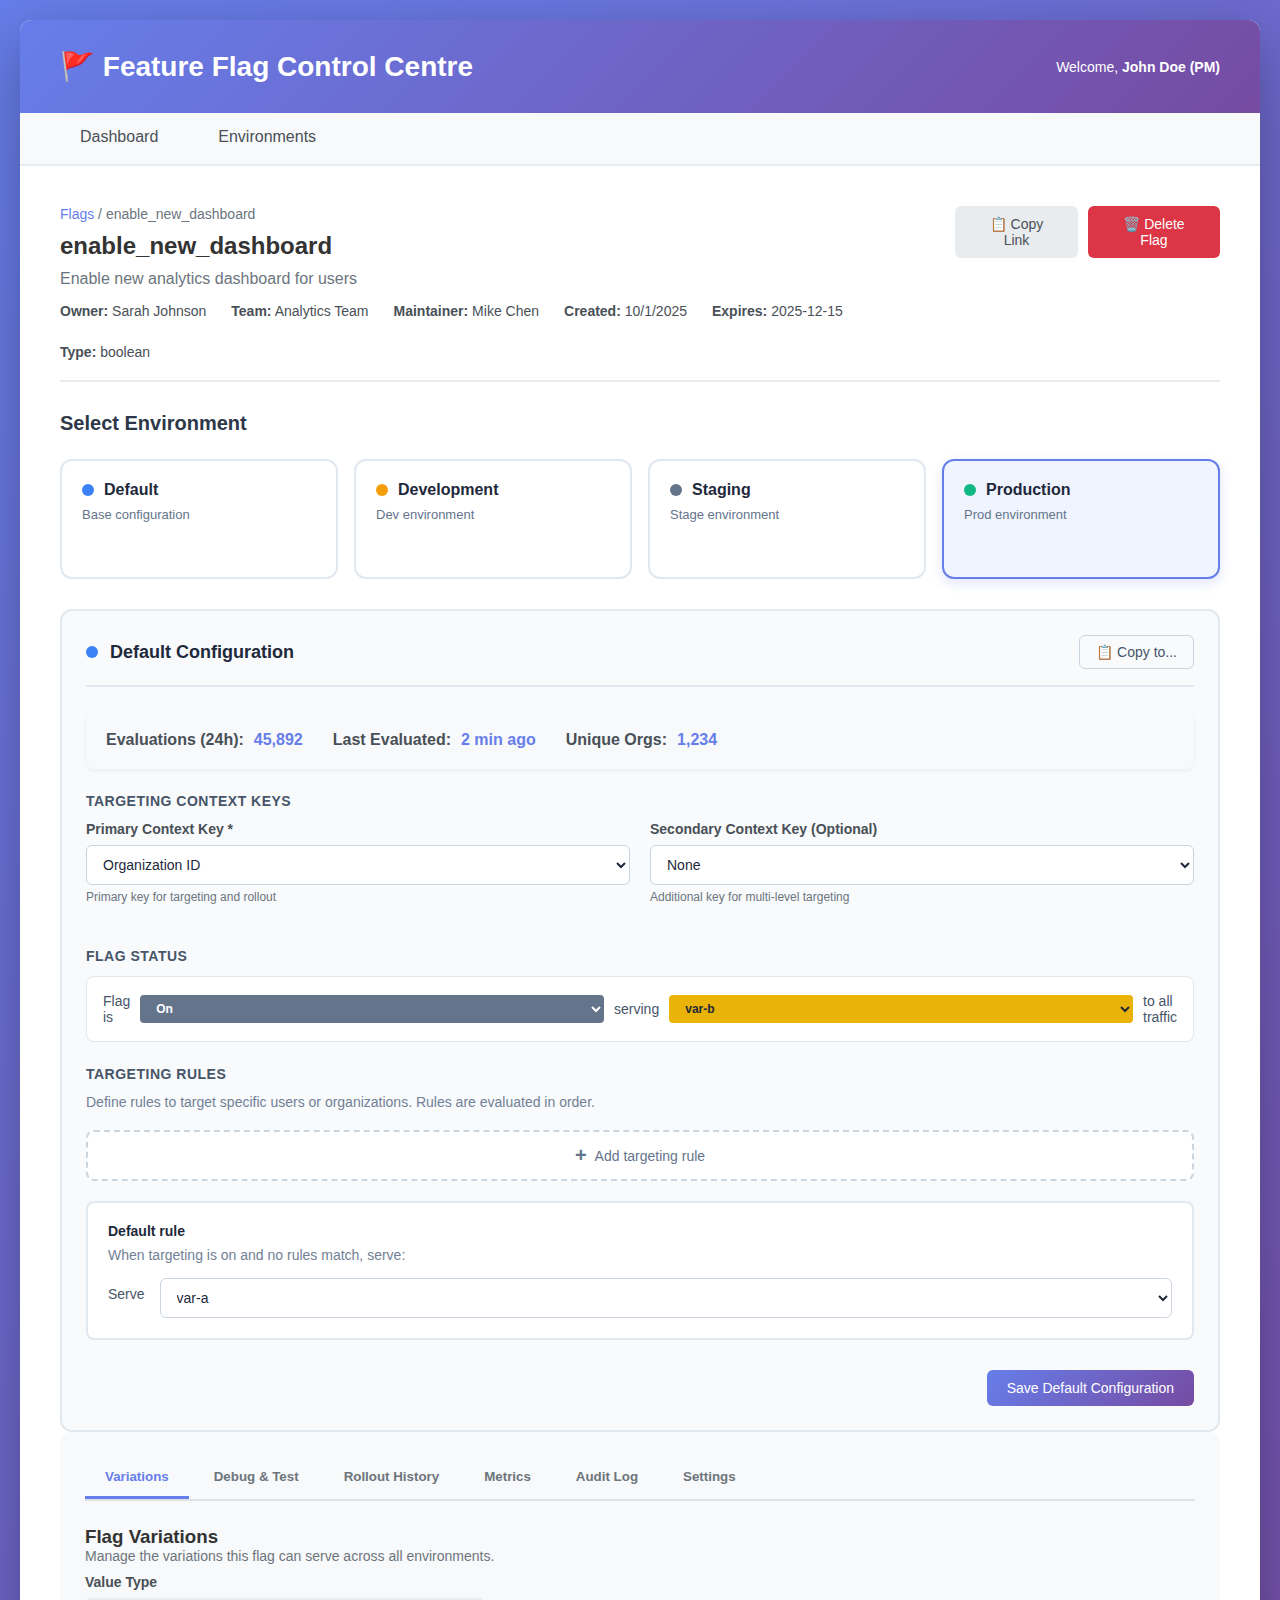
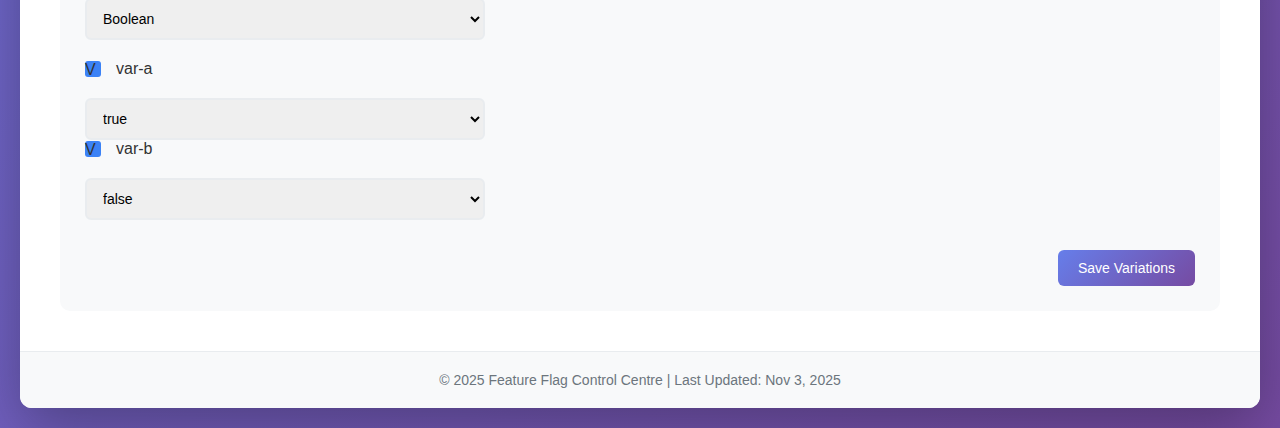
<file: static/flag-detail.html>
<!DOCTYPE html>
<html lang="en">
<head>
    <meta charset="UTF-8">
    <meta name="viewport" content="width=device-width, initial-scale=1.0">
    <title>Flag Details - enable_new_dashboard</title>
    <link rel="stylesheet" href="styles.css">
</head>
<body>
    <div class="container">
        <header>
            <h1>🚩 Feature Flag Control Centre</h1>
            <div class="user-info">
                <span>Welcome, <strong>John Doe (PM)</strong></span>
            </div>
        </header>

        <nav class="nav-bar">
            <a href="index.html">Dashboard</a>
            <a href="environments.html">Environments</a>
        </nav>

        <main>
            <div class="flag-header">
                <div>
                    <div class="breadcrumb">
                        <a href="index.html">Flags</a> / enable_new_dashboard
                    </div>
                    <h2>enable_new_dashboard</h2>
                    <p class="flag-description">Enable new analytics dashboard for users</p>
                    <div class="flag-metadata">
                        <span><strong>Owner:</strong> Sarah Johnson</span>
                        <span><strong>Team:</strong> Analytics Team</span>
                        <span><strong>Maintainer:</strong> Mike Chen</span>
                        <span><strong>Created:</strong> Oct 1, 2025</span>
                        <span><strong>Expires:</strong> Dec 15, 2025</span>
                        <span><strong>Type:</strong> Boolean</span>
                    </div>
                </div>
                <div class="flag-actions">
                    <button class="btn btn-secondary" onclick="copyFlagLink()">📋 Copy Link</button>
                    <button class="btn btn-danger" onclick="showDeleteModal()">🗑️ Delete Flag</button>
                </div>
            </div>

            <!-- Environment Tiles Section -->
            <div class="environment-section">
                <h3>Select Environment</h3>
                <div class="environment-tiles-container" id="envTilesContainer">
                    <div class="env-tile" data-env="default" onclick="selectEnvironmentTileDetail(event, 'default')">
                        <div class="env-tile-header">
                            <span class="env-tile-dot blue"></span>
                            <h4 class="env-tile-name">Default</h4>
                        </div>
                        <p class="env-tile-description">Base configuration</p>
                    </div>
                    
                    <div class="env-tile" data-env="dev" onclick="selectEnvironmentTileDetail(event, 'dev')">
                        <div class="env-tile-header">
                            <span class="env-tile-dot orange"></span>
                            <h4 class="env-tile-name">Development</h4>
                        </div>
                        <p class="env-tile-description">Dev environment</p>
                    </div>
                    
                    <div class="env-tile" data-env="stage" onclick="selectEnvironmentTileDetail(event, 'stage')">
                        <div class="env-tile-header">
                            <span class="env-tile-dot gray"></span>
                            <h4 class="env-tile-name">Staging</h4>
                        </div>
                        <p class="env-tile-description">Stage environment</p>
                    </div>
                    
                    <div class="env-tile active" data-env="prod" onclick="selectEnvironmentTileDetail(event, 'prod')">
                        <div class="env-tile-header">
                            <span class="env-tile-dot green"></span>
                            <h4 class="env-tile-name">Production</h4>
                        </div>
                        <p class="env-tile-description">Prod environment</p>
                    </div>
                </div>
            </div>

            <!-- Environment Configuration Overlay -->
            <div class="environment-config-overlay" id="envConfigOverlayDetail" style="margin-top: 30px;">
                <!-- This will be populated dynamically based on selected environment -->
            </div>

            <div id="environmentContent" class="env-content">
                <div class="tabs">
                    <button class="tab active" onclick="switchTab('variations')">Variations</button>
                    <button class="tab" onclick="switchTab('debug')">Debug & Test</button>
                    <button class="tab" onclick="switchTab('rollout')">Rollout History</button>
                    <button class="tab" onclick="switchTab('metrics')">Metrics</button>
                    <button class="tab" onclick="switchTab('audit')">Audit Log</button>
                    <button class="tab" onclick="switchTab('settings')">Settings</button>
                </div>

                <!-- Variations Tab -->
                <div id="variationsTab" class="tab-content active">
                    <div class="variations-section">
                        <h3>Flag Variations</h3>
                        <p class="help-text">Manage the variations this flag can serve across all environments.</p>
                        
                        <div class="form-group">
                            <label>Value Type</label>
                            <select class="form-control" id="flagTypeDetail" onchange="handleFlagTypeChangeDetail()">
                                <option value="boolean">Boolean</option>
                                <option value="string">String</option>
                                <option value="number">Number</option>
                                <option value="object">Object (JSON)</option>
                            </select>
                        </div>

                        <div id="variationsContainerDetail" class="variations-container">
                            <!-- Variations will be populated here -->
                        </div>

                        <div class="form-actions">
                            <button class="btn btn-primary" onclick="saveVariations()">Save Variations</button>
                        </div>
                    </div>
                </div>

                <!-- Debug & Test Tab -->
                <div id="debugTab" class="tab-content">
                    <div class="debug-console-container">
                        <!-- Left Sidebar: Context List -->
                        <div class="context-list-panel">
                            <div class="context-list-header">
                                <h3>Evaluation Contexts</h3>
                                <div class="context-search">
                                    <input type="text" class="search-input" id="contextSearchInput" placeholder="Search contexts..." oninput="filterContextList()">
                                </div>
                            </div>
                            <div class="context-list" id="contextList">
                                <!-- Context items will be loaded here -->
                            </div>
                            <div class="context-list-footer">
                                <button class="btn btn-secondary btn-sm" style="width: 100%;" onclick="createNewContext()">
                                    + New Context
                                </button>
                            </div>
                        </div>

                        <!-- Right Panel: Editor and Results -->
                        <div class="context-editor-panel">
                            <div class="editor-header">
                                <div class="editor-title">
                                    <span id="selectedContextTitle">Select a context or create new</span>
                                    <span id="selectedContextEnv" class="context-env-label"></span>
                                </div>
                                <button class="btn btn-primary" id="runEvalButton" onclick="runContextEvaluation()" disabled>
                                    ▶ Run Evaluation
                                </button>
                            </div>

                            <div class="editor-content">
                                <!-- JSON Editor -->
                                <div class="json-editor-section">
                                    <div class="editor-label">
                                        <span>Context (JSON)</span>
                                        <span class="editor-hint">Edit the JSON below</span>
                                    </div>
                                    <textarea class="json-editor" id="contextJsonEditor" placeholder='{
  "organization_id": "12345",
  "org": {
    "plan": "enterprise",
    "region": "US"
  },
  "user_id": "1001"
}'></textarea>
                                </div>

                                <!-- Results Section -->
                                <div class="results-section" id="resultsSection" style="display: none;">
                                    <div class="results-header">
                                        <h4>Evaluation Result</h4>
                                        <span class="result-time" id="resultTimestamp"></span>
                                    </div>
                                    
                                    <div class="result-cards">
                                        <div class="result-card-compact">
                                            <div class="result-card-label">Value</div>
                                            <div class="result-card-value" id="resultValue">-</div>
                                        </div>
                                        <div class="result-card-compact">
                                            <div class="result-card-label">Variation</div>
                                            <div class="result-card-value" id="resultVariation">-</div>
                                        </div>
                                        <div class="result-card-compact">
                                            <div class="result-card-label">Execution Time</div>
                                            <div class="result-card-value" id="resultExecTime">-</div>
                                        </div>
                                    </div>

                                    <div class="result-reason-box">
                                        <div class="result-reason-label">Evaluation Reason</div>
                                        <div class="result-reason-text" id="resultReason">-</div>
                                    </div>

                                    <div class="result-details-box" id="resultDetailsBox" style="display: none;">
                                        <div class="result-details-label">Matching Logic</div>
                                        <pre class="result-details-code" id="resultDetails"></pre>
                                    </div>
                                </div>
                            </div>
                        </div>
                    </div>
                </div>

                <!-- Rollout History Tab -->
                <div id="rolloutTab" class="tab-content">
                    <div class="rollout-section">
                        <h3>Rollout History & Version Control</h3>
                        <p class="help-text">View rollout history and perform rollbacks if needed. Targeting rules and rollout settings are configured per-environment above.</p>
                        
                        <div class="rollback-section">
                            <h4>Emergency Rollback</h4>
                            <div class="alert alert-warning">
                                <strong>⚠️ Emergency Rollback</strong>
                                <p>Instantly revert to the last stable configuration or safe default value.</p>
                                <button class="btn btn-danger" onclick="showRollbackModal()">🔄 Rollback Now</button>
                            </div>
                            
                            <h4>Version History</h4>
                            <div class="version-list">
                                <div class="version-item current">
                                    <div class="version-badge">Current</div>
                                    <div class="version-content">
                                        <strong>v4</strong> - Updated targeting rules in prod
                                        <p>Updated by Sarah Johnson on Nov 3, 2025 8:00 AM</p>
                                    </div>
                                    <button class="btn btn-sm">View Diff</button>
                                </div>
                                <div class="version-item stable">
                                    <div class="version-badge">Stable</div>
                                    <div class="version-content">
                                        <strong>v3</strong> - Added percentage rollout rule
                                        <p>Updated by Sarah Johnson on Nov 2, 2025 8:00 AM</p>
                                    </div>
                                    <button class="btn btn-sm" onclick="rollbackToVersion(3)">Rollback to v3</button>
                                </div>
                                <div class="version-item">
                                    <div class="version-badge">v2</div>
                                    <div class="version-content">
                                        <strong>v2</strong> - Initial rollout to 10%
                                        <p>Updated by Mike Chen on Nov 1, 2025 8:00 AM</p>
                                    </div>
                                    <button class="btn btn-sm" onclick="rollbackToVersion(2)">Rollback to v2</button>
                                </div>
                                <div class="version-item">
                                    <div class="version-badge">v1</div>
                                    <div class="version-content">
                                        <strong>v1</strong> - Flag created
                                        <p>Created by Sarah Johnson on Oct 1, 2025 10:00 AM</p>
                                    </div>
                                    <button class="btn btn-sm" onclick="rollbackToVersion(1)">Rollback to v1</button>
                                </div>
                            </div>
                        </div>
                    </div>
                </div>

                <div id="metricsTab" class="tab-content">
                    <div class="metrics-section">
                        <div class="metrics-header">
                            <div class="metrics-header-content">
                                <h3>🔧 flagd Metrics & Monitoring</h3>
                                <p class="metrics-description">Real-time metrics from flagd feature flag evaluation daemon</p>
                            </div>
                            <div class="metrics-header-actions">
                                <button class="btn btn-secondary" onclick="showExternalDashboard()">
                                    📊 Open in Grafana
                                </button>
                                <button class="btn btn-secondary" onclick="refreshMetrics()">
                                    🔄 Refresh
                                </button>
                                <select class="metrics-time-range" onchange="updateTimeRange(this.value)">
                                    <option value="1h">Last 1 hour</option>
                                    <option value="6h">Last 6 hours</option>
                                    <option value="24h" selected>Last 24 hours</option>
                                    <option value="7d">Last 7 days</option>
                                    <option value="30d">Last 30 days</option>
                                </select>
                            </div>
                        </div>

                        <!-- Prometheus-style Metric Panels -->
                        <div class="prometheus-panels">
                            <!-- Panel 1: Request Duration -->
                            <div class="metric-panel">
                                <div class="metric-panel-header">
                                    <div class="metric-panel-title">
                                        <h4>Request Duration</h4>
                                        <span class="metric-panel-subtitle">http.server.request.duration</span>
                                    </div>
                                    <select class="metric-selector" onchange="changeMetricType(this, 'panel1')">
                                        <option value="request_duration" selected>Request Duration (ms)</option>
                                        <option value="response_size">Response Size (KB)</option>
                                        <option value="active_requests">Active Requests</option>
                                        <option value="error_rate">Error Rate (%)</option>
                                    </select>
                                </div>
                                <div class="metric-panel-body">
                                    <canvas id="metricChart1" class="metric-chart"></canvas>
                                </div>
                                <div class="metric-panel-stats">
                                    <div class="stat-item">
                                        <span class="stat-label">Current:</span>
                                        <span class="stat-value">45.2 ms</span>
                                    </div>
                                    <div class="stat-item">
                                        <span class="stat-label">Avg:</span>
                                        <span class="stat-value">42.8 ms</span>
                                    </div>
                                    <div class="stat-item">
                                        <span class="stat-label">Min:</span>
                                        <span class="stat-value">35.1 ms</span>
                                    </div>
                                    <div class="stat-item">
                                        <span class="stat-label">Max:</span>
                                        <span class="stat-value">89.5 ms</span>
                                    </div>
                                </div>
                            </div>

                            <!-- Panel 2: Flag Impressions -->
                            <div class="metric-panel">
                                <div class="metric-panel-header">
                                    <div class="metric-panel-title">
                                        <h4>Flag Evaluations</h4>
                                        <span class="metric-panel-subtitle">feature_flag.flagd.impression</span>
                                    </div>
                                    <select class="metric-selector" onchange="changeMetricType(this, 'panel2')">
                                        <option value="impressions" selected>Impressions (count/min)</option>
                                        <option value="unique_orgs">Unique Organizations</option>
                                        <option value="unique_users">Unique Users</option>
                                        <option value="success_rate">Success Rate (%)</option>
                                    </select>
                                </div>
                                <div class="metric-panel-body">
                                    <canvas id="metricChart2" class="metric-chart"></canvas>
                                </div>
                                <div class="metric-panel-stats">
                                    <div class="stat-item">
                                        <span class="stat-label">Current:</span>
                                        <span class="stat-value">1,912/min</span>
                                    </div>
                                    <div class="stat-item">
                                        <span class="stat-label">Avg:</span>
                                        <span class="stat-value">1,870/min</span>
                                    </div>
                                    <div class="stat-item">
                                        <span class="stat-label">Total (24h):</span>
                                        <span class="stat-value">45,892</span>
                                    </div>
                                </div>
                            </div>

                            <!-- Panel 3: Evaluation Reasons -->
                            <div class="metric-panel">
                                <div class="metric-panel-header">
                                    <div class="metric-panel-title">
                                        <h4>Evaluation Reasons</h4>
                                        <span class="metric-panel-subtitle">feature_flag.flagd.result.reason</span>
                                    </div>
                                    <select class="metric-selector" onchange="changeMetricType(this, 'panel3')">
                                        <option value="reasons" selected>By Reason</option>
                                        <option value="targeting_match">Targeting Match Only</option>
                                        <option value="default">Default Only</option>
                                        <option value="errors">Errors Only</option>
                                    </select>
                                </div>
                                <div class="metric-panel-body">
                                    <canvas id="metricChart3" class="metric-chart"></canvas>
                                </div>
                                <div class="metric-panel-legend">
                                    <div class="legend-item">
                                        <span class="legend-color" style="background: #10b981;"></span>
                                        <span class="legend-label">Targeting Match (75%)</span>
                                    </div>
                                    <div class="legend-item">
                                        <span class="legend-color" style="background: #3b82f6;"></span>
                                        <span class="legend-label">Default (19.5%)</span>
                                    </div>
                                    <div class="legend-item">
                                        <span class="legend-color" style="background: #f59e0b;"></span>
                                        <span class="legend-label">Disabled (5%)</span>
                                    </div>
                                    <div class="legend-item">
                                        <span class="legend-color" style="background: #ef4444;"></span>
                                        <span class="legend-label">Error (0.5%)</span>
                                    </div>
                                </div>
                            </div>

                            <!-- Panel 4: Variation Distribution -->
                            <div class="metric-panel">
                                <div class="metric-panel-header">
                                    <div class="metric-panel-title">
                                        <h4>Variation Performance</h4>
                                        <span class="metric-panel-subtitle">By variation over time</span>
                                    </div>
                                    <select class="metric-selector" onchange="changeMetricType(this, 'panel4')">
                                        <option value="variations" selected>All Variations</option>
                                        <option value="var_true">True Only</option>
                                        <option value="var_false">False Only</option>
                                        <option value="compare">Compare Variations</option>
                                    </select>
                                </div>
                                <div class="metric-panel-body">
                                    <canvas id="metricChart4" class="metric-chart"></canvas>
                                </div>
                                <div class="metric-panel-legend">
                                    <div class="legend-item">
                                        <span class="legend-color" style="background: #667eea;"></span>
                                        <span class="legend-label">true (75%)</span>
                                    </div>
                                    <div class="legend-item">
                                        <span class="legend-color" style="background: #94a3b8;"></span>
                                        <span class="legend-label">false (25%)</span>
                                    </div>
                                </div>
                            </div>
                        </div>

                        <!-- External Dashboard Embed -->
                        <div class="external-dashboard-section">
                            <div class="section-header">
                                <h4>📊 External Monitoring Dashboards</h4>
                                <p class="section-note">Connect to your existing monitoring tools</p>
                            </div>
                            
                            <div class="dashboard-tabs">
                                <button class="dashboard-tab active" onclick="switchDashboard('grafana')">Grafana</button>
                                <button class="dashboard-tab" onclick="switchDashboard('datadog')">Datadog</button>
                            </div>

                            <div class="dashboard-iframe-container" id="grafanaDashboard">
                                <div class="iframe-placeholder">
                                    <div class="placeholder-icon">📊</div>
                                    <h5>Grafana Dashboard</h5>
                                    <p>Embed your Grafana dashboard to visualize flagd metrics in real-time</p>
                                    <div class="iframe-config">
                                        <input type="text" class="iframe-url-input" placeholder="Enter Grafana dashboard URL or embed code" />
                                        <button class="btn btn-primary" onclick="embedDashboard('grafana')">Load Dashboard</button>
                                    </div>
                                    <small>Example: https://grafana.company.com/d/flag-dashboard</small>
                                </div>
                                <!-- <iframe src="" frameborder="0" class="dashboard-iframe"></iframe> -->
                            </div>

                            <div class="dashboard-iframe-container" id="datadogDashboard" style="display: none;">
                                <div class="iframe-placeholder">
                                    <div class="placeholder-icon">🐶</div>
                                    <h5>Datadog Dashboard</h5>
                                    <p>Embed Datadog dashboards for comprehensive monitoring</p>
                                    <div class="iframe-config">
                                        <input type="text" class="iframe-url-input" placeholder="Enter Datadog dashboard embed URL" />
                                        <button class="btn btn-primary" onclick="embedDashboard('datadog')">Load Dashboard</button>
                                    </div>
                                    <small>Get embed URL from your Datadog dashboard settings</small>
                                </div>
                            </div>
                        </div>

                        <!-- Quick Note -->
                        <div class="metrics-info" style="margin-top: 40px;">
                            <h5>📝 About flagd Metrics</h5>
                            <p>These metrics are exposed by the flagd feature flag evaluation daemon using OpenTelemetry (OTLP) protocol. The charts above visualize time-series data from your monitoring backend.</p>
                            <p><strong>Note:</strong> Metric names may vary based on your monitoring tool. For example, OTLP to Prometheus transformations follow <a href="https://opentelemetry.io/docs/specs/otel/compatibility/prometheus_and_openmetrics/" target="_blank">this specification</a>.</p>
                            <div class="metrics-links">
                                <a href="https://flagd.dev" target="_blank" class="metric-link">📚 flagd Documentation</a>
                                <a href="#" class="metric-link">🔧 Configure Monitoring</a>
                                <a href="#" class="metric-link">📊 View in Datadog</a>
                            </div>
                        </div>
                    </div>
                </div>

                <div id="auditTab" class="tab-content">
                    <div class="audit-section">
                        <h3>Audit Log</h3>
                        <div class="audit-filters">
                            <select class="filter-select">
                                <option>All Actions</option>
                                <option>CREATE</option>
                                <option>UPDATE</option>
                                <option>ROLLOUT</option>
                                <option>ROLLBACK</option>
                            </select>
                            <input type="date" class="filter-select">
                        </div>
                        <div class="audit-timeline">
                            <div class="audit-item">
                                <div class="audit-time">Nov 3, 2025 8:00 AM</div>
                                <div class="audit-content">
                                    <div class="audit-action">ROLLOUT_UPDATE</div>
                                    <div class="audit-actor">Sarah Johnson</div>
                                    <div class="audit-details">Updated rollout percentage from 30% to 75% in prod environment</div>
                                    <button class="btn-link" onclick="showAuditDiff(1)">View Changes</button>
                                </div>
                            </div>
                            <div class="audit-item">
                                <div class="audit-time">Nov 2, 2025 8:00 AM</div>
                                <div class="audit-content">
                                    <div class="audit-action">ROLLOUT_UPDATE</div>
                                    <div class="audit-actor">Sarah Johnson</div>
                                    <div class="audit-details">Updated rollout percentage from 10% to 30% in prod environment</div>
                                    <button class="btn-link" onclick="showAuditDiff(2)">View Changes</button>
                                </div>
                            </div>
                            <div class="audit-item">
                                <div class="audit-time">Nov 1, 2025 8:00 AM</div>
                                <div class="audit-content">
                                    <div class="audit-action">TARGETING_ON</div>
                                    <div class="audit-actor">Mike Chen</div>
                                    <div class="audit-details">Enabled targeting in prod environment with 10% rollout</div>
                                    <button class="btn-link" onclick="showAuditDiff(3)">View Changes</button>
                                </div>
                            </div>
                            <div class="audit-item">
                                <div class="audit-time">Oct 28, 2025 2:30 PM</div>
                                <div class="audit-content">
                                    <div class="audit-action">TARGETING_RULES_UPDATE</div>
                                    <div class="audit-actor">Sarah Johnson</div>
                                    <div class="audit-details">Added targeting rule for Enterprise Customers</div>
                                    <button class="btn-link" onclick="showAuditDiff(4)">View Changes</button>
                                </div>
                            </div>
                            <div class="audit-item">
                                <div class="audit-time">Oct 1, 2025 10:00 AM</div>
                                <div class="audit-content">
                                    <div class="audit-action">FLAG_CREATED</div>
                                    <div class="audit-actor">Sarah Johnson</div>
                                    <div class="audit-details">Created feature flag enable_new_dashboard</div>
                                    <button class="btn-link" onclick="showAuditDiff(5)">View Changes</button>
                                </div>
                            </div>
                        </div>
                    </div>
                </div>

                <div id="settingsTab" class="tab-content">
                    <div class="settings-section">
                        <h3>Flag Settings</h3>
                        
                        <div class="form-group">
                            <label>Flag Name (Read-only)</label>
                            <input type="text" class="form-control" id="flagNameDetail" value="enable_new_dashboard" readonly disabled style="background: #f5f5f5; cursor: not-allowed;">
                            <small>Flag name cannot be changed after creation</small>
                        </div>

                        <div class="form-group">
                            <label>Description</label>
                            <textarea class="form-control" id="flagDescriptionDetail" rows="3">Enable new analytics dashboard for users</textarea>
                        </div>

                        <div class="form-row">
                            <div class="form-group">
                                <label>Flag Category</label>
                                <select class="form-control" id="flagCategoryDetail" onchange="handleFlagCategoryChangeDetail()">
                                    <option value="custom" selected>Custom Flag</option>
                                    <option value="killswitch">Kill Switch</option>
                                </select>
                                <small>Kill switches don't have expiry dates</small>
                            </div>

                            <div class="form-group">
                                <label>Expiry Date <span id="expiryRequiredDetail">*</span></label>
                                <input type="date" class="form-control" id="expiryDateDetail" value="2025-12-15">
                                <small>Cleanup date for this flag</small>
                            </div>
                        </div>

                        <div class="form-row">
                            <div class="form-group">
                                <label>Maintainer</label>
                                <input type="text" class="form-control" id="maintainerDetail" value="Mike Chen">
                            </div>
                            <div class="form-group">
                                <label>Product Team</label>
                                <select class="form-control" id="teamDetail">
                                    <option selected>Analytics Team</option>
                                    <option>Payments Team</option>
                                    <option>Platform Team</option>
                                    <option>Contracts Team</option>
                                    <option>Platform Engineering</option>
                                </select>
                            </div>
                        </div>

                        <div class="form-group">
                            <label>Linked Epic / Ticket</label>
                            <input type="url" class="form-control" id="linkedTicketDetail" value="https://jira.company.com/browse/ANAL-456">
                        </div>

                        <div class="form-group">
                            <label>Metadata (Optional)</label>
                            <textarea class="form-control" id="metadataDetail" rows="4" placeholder='{"key": "value"}'></textarea>
                            <small>Additional metadata in JSON format</small>
                        </div>

                        <div class="alert alert-info">
                            <strong>ℹ️ Cleanup Recommendation</strong>
                            <p>This flag has been active for 33 days. Consider planning for cleanup once rollout is complete.</p>
                        </div>

                        <div class="form-actions">
                            <button class="btn btn-primary" onclick="saveSettings()">Save Settings</button>
                        </div>
                    </div>
                </div>
            </div>
        </main>

        <footer>
            <p>© 2025 Feature Flag Control Centre | Last Updated: Nov 3, 2025</p>
        </footer>
    </div>

    <!-- Rollback Modal -->
    <div id="rollbackModal" class="modal">
        <div class="modal-content">
            <h3>⚠️ Confirm Rollback</h3>
            <p>Are you sure you want to rollback this feature flag?</p>
            <div class="form-group">
                <label>Rollback Reason *</label>
                <textarea class="form-control" rows="3" placeholder="e.g., High error rate in production"></textarea>
            </div>
            <div class="modal-actions">
                <button class="btn btn-secondary" onclick="closeRollbackModal()">Cancel</button>
                <button class="btn btn-danger" onclick="confirmRollback()">Confirm Rollback</button>
            </div>
        </div>
    </div>

    <!-- Delete Modal -->
    <div id="deleteModal" class="modal">
        <div class="modal-content">
            <h3>🗑️ Delete Feature Flag</h3>
            <p><strong>Warning:</strong> This action will permanently delete the flag after a 24-hour grace period.</p>
            <div class="deletion-checklist">
                <label class="checkbox-label">
                    <input type="checkbox"> Flag is no longer referenced in codebase
                </label>
                <label class="checkbox-label">
                    <input type="checkbox"> All environments show 0 evaluations
                </label>
                <label class="checkbox-label">
                    <input type="checkbox"> No active dashboards depend on this flag
                </label>
            </div>
            <div class="form-group">
                <label>Type flag name to confirm: <strong>enable_new_dashboard</strong></label>
                <input type="text" class="form-control" id="deleteFlagName">
            </div>
            <div class="form-group">
                <label>Deletion Reason *</label>
                <textarea class="form-control" rows="2" placeholder="e.g., Feature fully rolled out"></textarea>
            </div>
            <div class="modal-actions">
                <button class="btn btn-secondary" onclick="closeDeleteModal()">Cancel</button>
                <button class="btn btn-danger" onclick="confirmDelete()">Delete Flag</button>
            </div>
        </div>
    </div>

    <!-- Previous Contexts Modal -->
    <div id="previousContextsModal" class="modal">
        <div class="modal-content" style="max-width: 900px;">
            <div class="modal-header">
                <h3>📋 Previous Evaluation Contexts (Last 5 Days)</h3>
                <button class="btn-close" onclick="closePreviousContextsModal()">✕</button>
            </div>
            <div class="modal-body" style="max-height: 500px; overflow-y: auto;">
                <div id="previousContextsList">
                    <!-- Contexts will be loaded here -->
                </div>
            </div>
            <div class="modal-actions">
                <button class="btn btn-secondary" onclick="closePreviousContextsModal()">Close</button>
            </div>
        </div>
    </div>

    <script src="metrics-charts.js"></script>
    <script src="flag-detail.js"></script>
</body>
</html>
</file>
<file: static/styles.css>
* {
    margin: 0;
    padding: 0;
    box-sizing: border-box;
}

body {
    font-family: -apple-system, BlinkMacSystemFont, 'Segoe UI', Roboto, 'Helvetica Neue', Arial, sans-serif;
    background: linear-gradient(135deg, #667eea 0%, #764ba2 100%);
    min-height: 100vh;
    padding: 20px;
    color: #333;
}

.container {
    max-width: 1400px;
    margin: 0 auto;
    background: white;
    border-radius: 12px;
    box-shadow: 0 20px 60px rgba(0, 0, 0, 0.3);
    overflow: hidden;
}

header {
    background: linear-gradient(135deg, #667eea 0%, #764ba2 100%);
    color: white;
    padding: 30px 40px;
    display: flex;
    justify-content: space-between;
    align-items: center;
}

header h1 {
    font-size: 28px;
    font-weight: 600;
}

.user-info {
    font-size: 14px;
}

.nav-bar {
    background: #f8f9fa;
    padding: 0 40px;
    display: flex;
    gap: 20px;
    border-bottom: 2px solid #e9ecef;
}

.nav-bar a {
    padding: 15px 20px;
    text-decoration: none;
    color: #495057;
    font-weight: 500;
    border-bottom: 3px solid transparent;
    transition: all 0.3s ease;
}

.nav-bar a:hover {
    color: #667eea;
    background: #e9ecef;
}

.nav-bar a.active {
    color: #667eea;
    border-bottom-color: #667eea;
}

main {
    padding: 40px;
}

.page-header {
    display: flex;
    justify-content: space-between;
    align-items: center;
    margin-bottom: 30px;
}

.page-header h2 {
    font-size: 24px;
    color: #2d3748;
}

.btn {
    padding: 10px 20px;
    border: none;
    border-radius: 6px;
    font-size: 14px;
    font-weight: 500;
    cursor: pointer;
    transition: all 0.3s ease;
    text-decoration: none;
    display: inline-block;
}

.btn-primary {
    background: linear-gradient(135deg, #667eea 0%, #764ba2 100%);
    color: white;
}

.btn-primary:hover {
    transform: translateY(-2px);
    box-shadow: 0 4px 12px rgba(102, 126, 234, 0.4);
}

.btn-secondary {
    background: #e9ecef;
    color: #495057;
}

.btn-secondary:hover {
    background: #dee2e6;
}

.btn-icon {
    background: none;
    border: none;
    font-size: 18px;
    cursor: pointer;
    padding: 5px;
    transition: transform 0.2s;
}

.btn-icon:hover {
    transform: scale(1.2);
}

.stats-grid {
    display: grid;
    grid-template-columns: repeat(auto-fit, minmax(200px, 1fr));
    gap: 20px;
    margin-bottom: 30px;
}

.stat-card {
    background: white;
    border: 1px solid #e2e8f0;
    padding: 20px;
    border-radius: 12px;
    box-shadow: 0 2px 4px rgba(0, 0, 0, 0.05);
    transition: all 0.3s ease;
    position: relative;
    overflow: hidden;
    display: flex;
    align-items: center;
    gap: 15px;
}

.stat-card::before {
    content: '';
    position: absolute;
    top: 0;
    left: 0;
    width: 4px;
    height: 100%;
    background: linear-gradient(135deg, #667eea 0%, #764ba2 100%);
    transition: width 0.3s ease;
}

.stat-card:hover {
    transform: translateY(-5px);
    box-shadow: 0 8px 20px rgba(0, 0, 0, 0.12);
}

.stat-card:hover::before {
    width: 8px;
}

.stat-icon {
    font-size: 36px;
    width: 60px;
    height: 60px;
    display: flex;
    align-items: center;
    justify-content: center;
    background: #f7fafc;
    border-radius: 12px;
    flex-shrink: 0;
}

.stat-content {
    flex: 1;
}

.stat-card .stat-value {
    font-size: 32px;
    font-weight: 700;
    margin-bottom: 4px;
    color: #2d3748;
    line-height: 1;
}

.stat-card .stat-label {
    font-size: 13px;
    color: #718096;
    text-transform: uppercase;
    letter-spacing: 0.5px;
    font-weight: 600;
    margin-bottom: 4px;
}

.stat-subtext {
    font-size: 12px;
    color: #a0aec0;
}

.stat-trend {
    position: absolute;
    top: 10px;
    right: 10px;
    font-size: 11px;
    padding: 4px 8px;
    border-radius: 12px;
    font-weight: 600;
}

.stat-trend.positive {
    background: #d4edda;
    color: #155724;
}

.stat-trend.negative {
    background: #f8d7da;
    color: #721c24;
}

/* Stat card variants */
.stat-card-primary::before {
    background: linear-gradient(135deg, #667eea 0%, #764ba2 100%);
}

.stat-card-primary:hover .stat-icon {
    background: linear-gradient(135deg, rgba(102, 126, 234, 0.1) 0%, rgba(118, 75, 162, 0.1) 100%);
}

.stat-card-success::before {
    background: linear-gradient(135deg, #48bb78 0%, #38a169 100%);
}

.stat-card-success:hover .stat-icon {
    background: rgba(72, 187, 120, 0.1);
}

.stat-card-warning::before {
    background: linear-gradient(135deg, #f6ad55 0%, #ed8936 100%);
}

.stat-card-warning:hover .stat-icon {
    background: rgba(246, 173, 85, 0.1);
}

.stat-card-info::before {
    background: linear-gradient(135deg, #4299e1 0%, #3182ce 100%);
}

.stat-card-info:hover .stat-icon {
    background: rgba(66, 153, 225, 0.1);
}

.stat-card-secondary::before {
    background: linear-gradient(135deg, #9f7aea 0%, #805ad5 100%);
}

.stat-card-secondary:hover .stat-icon {
    background: rgba(159, 122, 234, 0.1);
}

.stat-card-neutral::before {
    background: linear-gradient(135deg, #718096 0%, #4a5568 100%);
}

.stat-card-neutral:hover .stat-icon {
    background: rgba(113, 128, 150, 0.1);
}

/* Collapsible Filters */
.filters-container {
    background: white;
    border: 1px solid #e2e8f0;
    border-radius: 12px;
    margin-bottom: 25px;
    overflow: hidden;
    box-shadow: 0 2px 4px rgba(0, 0, 0, 0.05);
}

.filters-header {
    display: flex;
    justify-content: space-between;
    align-items: center;
    padding: 16px 20px;
    background: #f8f9fa;
    cursor: pointer;
    transition: background 0.2s ease;
    border-bottom: 1px solid #e2e8f0;
}

.filters-header:hover {
    background: #e9ecef;
}

.filters-title {
    display: flex;
    align-items: center;
    gap: 12px;
}

.filters-title h3 {
    margin: 0;
    font-size: 16px;
    color: #2d3748;
    font-weight: 600;
}

.filters-title span {
    font-size: 14px;
    color: #718096;
    transition: transform 0.3s ease;
}

.filters-title span.collapsed {
    transform: rotate(-90deg);
}

.filters-actions {
    display: flex;
    align-items: center;
    gap: 15px;
}

.filter-count {
    font-size: 13px;
    padding: 4px 12px;
    background: #667eea;
    color: white;
    border-radius: 12px;
    font-weight: 600;
}

.filter-count:empty {
    display: none;
}

.btn-link {
    background: none;
    border: none;
    color: #667eea;
    font-size: 13px;
    font-weight: 600;
    cursor: pointer;
    padding: 6px 12px;
    border-radius: 6px;
    transition: all 0.2s ease;
}

.btn-link:hover {
    background: #eef2ff;
    color: #5a67d8;
}

.filters-panel {
    padding: 20px;
    transition: max-height 0.3s ease, opacity 0.3s ease;
    overflow: hidden;
}

.filters-panel.collapsed {
    max-height: 0 !important;
    padding: 0 20px;
    opacity: 0;
}

.filters {
    display: flex;
    gap: 15px;
    margin-bottom: 25px;
    flex-wrap: wrap;
}

.search-section {
    display: flex;
    gap: 15px;
    align-items: center;
    margin-bottom: 15px;
}

.btn-toggle-filters {
    padding: 10px 20px;
    background: linear-gradient(135deg, #667eea 0%, #764ba2 100%);
    color: white;
    border: none;
    border-radius: 6px;
    cursor: pointer;
    font-size: 14px;
    font-weight: 500;
    transition: transform 0.2s, box-shadow 0.2s;
    white-space: nowrap;
}

.btn-toggle-filters:hover {
    transform: translateY(-2px);
    box-shadow: 0 4px 12px rgba(102, 126, 234, 0.4);
}

.advanced-filters {
    margin-top: 20px;
    padding: 20px;
    background: #f8f9fa;
    border-radius: 8px;
    border: 1px solid #e9ecef;
}

.filters-row {
    display: grid;
    grid-template-columns: repeat(auto-fit, minmax(200px, 1fr));
    gap: 15px;
    align-items: end;
}

.filter-group {
    display: flex;
    flex-direction: column;
    gap: 5px;
}

.filter-group label {
    font-size: 13px;
    font-weight: 600;
    color: #495057;
}

/* Autocomplete styles */
.autocomplete-container {
    position: relative;
}

.filter-input {
    width: 100%;
    padding: 10px 15px;
    border: 2px solid #e9ecef;
    border-radius: 6px;
    font-size: 14px;
    transition: border-color 0.3s;
}

.filter-input:focus {
    outline: none;
    border-color: #667eea;
}

.autocomplete-dropdown {
    display: none;
    position: absolute;
    top: 100%;
    left: 0;
    right: 0;
    background: white;
    border: 2px solid #667eea;
    border-top: none;
    border-radius: 0 0 6px 6px;
    max-height: 250px;
    overflow-y: auto;
    z-index: 1000;
    box-shadow: 0 4px 12px rgba(0,0,0,0.15);
    margin-top: -1px;
}

.autocomplete-item {
    padding: 10px 15px;
    cursor: pointer;
    transition: background-color 0.2s;
    font-size: 14px;
}

.autocomplete-item:hover {
    background-color: #f0f4ff;
}

.autocomplete-item strong {
    color: #667eea;
    font-weight: 600;
}

.basic-filters {
    display: flex;
    gap: 15px;
    flex-wrap: wrap;
    margin-top: 15px;
}

.filter-results {
    display: none;
    margin-top: 15px;
    padding: 10px;
    background: #e3f2fd;
    border-radius: 6px;
    font-size: 14px;
    font-weight: 500;
    color: #0d47a1;
}

.search-input, .filter-select {
    padding: 10px 15px;
    border: 2px solid #e9ecef;
    border-radius: 6px;
    font-size: 14px;
    transition: border-color 0.3s;
}

.search-input {
    flex: 1;
    min-width: 250px;
}

.filter-select {
    min-width: 150px;
    background: white;
}

.search-input:focus, .filter-select:focus {
    outline: none;
    border-color: #667eea;
}

.sort-icon {
    font-size: 12px;
    margin-left: 5px;
    opacity: 0.6;
}

.flags-table-container {
    background: white;
    border-radius: 12px;
    overflow: hidden;
    box-shadow: 0 2px 8px rgba(0, 0, 0, 0.1);
    border: 1px solid #e2e8f0;
    max-height: 600px;
    overflow-y: auto;
    position: relative;
}

.flags-table-container::-webkit-scrollbar {
    width: 10px;
}

.flags-table-container::-webkit-scrollbar-track {
    background: #f1f1f1;
    border-radius: 10px;
}

.flags-table-container::-webkit-scrollbar-thumb {
    background: #cbd5e0;
    border-radius: 10px;
}

.flags-table-container::-webkit-scrollbar-thumb:hover {
    background: #a0aec0;
}

.flags-table {
    background: white;
    border-radius: 10px;
    overflow: hidden;
    box-shadow: 0 2px 8px rgba(0, 0, 0, 0.1);
}

table {
    width: 100%;
    border-collapse: collapse;
}

thead {
    position: sticky;
    top: 0;
    background: #f8f9fa;
    z-index: 10;
    box-shadow: 0 2px 4px rgba(0, 0, 0, 0.05);
}

th {
    padding: 15px;
    text-align: left;
    font-weight: 600;
    color: #495057;
    font-size: 13px;
    text-transform: uppercase;
    letter-spacing: 0.5px;
}

td {
    padding: 15px;
    border-top: 1px solid #e9ecef;
}

.flag-name-link {
    text-decoration: none;
    color: inherit;
    display: block;
}

.flag-name-link:hover .flag-name {
    color: #667eea;
    text-decoration: underline;
}

.flag-name {
    font-weight: 600;
    color: #2d3748;
    margin-bottom: 4px;
}

.flag-desc {
    font-size: 12px;
    color: #718096;
}

.type-badge {
    padding: 4px 10px;
    border-radius: 4px;
    font-size: 11px;
    font-weight: 600;
    text-transform: uppercase;
}

.type-badge.boolean {
    background: #e3f2fd;
    color: #1976d2;
}

.type-badge.string {
    background: #f3e5f5;
    color: #7b1fa2;
}

.type-badge.number {
    background: #fff3e0;
    color: #f57c00;
}

.type-badge.object {
    background: #e8f5e9;
    color: #388e3c;
}

.status-badge {
    padding: 4px 10px;
    border-radius: 4px;
    font-size: 11px;
    font-weight: 600;
}

.status-badge.active {
    background: #d4edda;
    color: #155724;
}

.status-badge.inactive {
    background: #f8d7da;
    color: #721c24;
}

/* Form Styles */
.flag-form {
    max-width: 900px;
}

.form-section {
    background: #f8f9fa;
    padding: 30px;
    border-radius: 10px;
    margin-bottom: 25px;
}

.form-section h3 {
    color: #2d3748;
    margin-bottom: 20px;
    padding-bottom: 10px;
    border-bottom: 2px solid #e9ecef;
}

.form-group {
    margin-bottom: 20px;
}

.form-row {
    display: grid;
    grid-template-columns: 1fr 1fr;
    gap: 20px;
}

label {
    display: block;
    font-weight: 600;
    color: #495057;
    margin-bottom: 8px;
    font-size: 14px;
}

input[type="text"],
input[type="url"],
input[type="date"],
select,
textarea {
    width: 100%;
    padding: 10px 12px;
    border: 2px solid #e9ecef;
    border-radius: 6px;
    font-size: 14px;
    font-family: inherit;
    transition: border-color 0.3s;
}

input[type="text"]:focus,
input[type="url"]:focus,
input[type="date"]:focus,
select:focus,
textarea:focus {
    outline: none;
    border-color: #667eea;
}

small {
    display: block;
    margin-top: 5px;
    font-size: 12px;
    color: #6c757d;
}

small a {
    color: #667eea;
    text-decoration: none;
}

small a:hover {
    text-decoration: underline;
}

.checkbox-group {
    display: flex;
    gap: 20px;
    flex-wrap: wrap;
}

.checkbox-label {
    display: flex;
    align-items: center;
    gap: 8px;
    font-weight: normal;
    cursor: pointer;
}

.checkbox-label input[type="checkbox"] {
    width: auto;
    cursor: pointer;
}

.json-input {
    font-family: 'Courier New', Courier, monospace;
    font-size: 13px;
    background: #2d3748;
    color: #a0aec0;
}

.json-examples {
    margin-top: 15px;
}

.json-examples details {
    background: white;
    padding: 15px;
    border-radius: 6px;
    border: 1px solid #e9ecef;
}

.json-examples summary {
    cursor: pointer;
    color: #667eea;
    font-weight: 600;
    user-select: none;
}

.example-box {
    margin-top: 15px;
}

.example-box h4 {
    color: #495057;
    font-size: 13px;
    margin-top: 12px;
    margin-bottom: 6px;
}

.example-box pre {
    background: #2d3748;
    color: #a0aec0;
    padding: 10px;
    border-radius: 4px;
    overflow-x: auto;
    font-size: 12px;
}

.form-actions {
    display: flex;
    gap: 15px;
    justify-content: flex-end;
    margin-top: 30px;
}

.message {
    padding: 20px;
    border-radius: 8px;
    margin-top: 25px;
    line-height: 1.6;
}

.message.success {
    background: #d4edda;
    color: #155724;
    border: 1px solid #c3e6cb;
}

.message.error {
    background: #f8d7da;
    color: #721c24;
    border: 1px solid #f5c6cb;
}

.message ul {
    margin: 10px 0 10px 20px;
}

.message a {
    color: inherit;
    font-weight: 600;
    text-decoration: underline;
}

footer {
    background: #f8f9fa;
    padding: 20px 40px;
    text-align: center;
    color: #6c757d;
    font-size: 14px;
    border-top: 1px solid #e9ecef;
}

.info-banner {
    background: linear-gradient(135deg, #e3f2fd 0%, #f3e5f5 100%);
    border: 2px solid #667eea;
    border-radius: 10px;
    padding: 20px;
    margin-bottom: 25px;
    display: flex;
    align-items: center;
    gap: 15px;
    position: relative;
}

.banner-icon {
    font-size: 32px;
    flex-shrink: 0;
}

.banner-content {
    flex: 1;
}

.banner-content strong {
    display: block;
    color: #2d3748;
    margin-bottom: 5px;
    font-size: 16px;
}

.banner-content p {
    margin: 0;
    color: #495057;
    font-size: 14px;
}

.banner-content a {
    color: #667eea;
    font-weight: 600;
    text-decoration: none;
}

.banner-content a:hover {
    text-decoration: underline;
}

.banner-close {
    background: none;
    border: none;
    font-size: 20px;
    color: #6c757d;
    cursor: pointer;
    padding: 5px;
    width: 30px;
    height: 30px;
    display: flex;
    align-items: center;
    justify-content: center;
    border-radius: 50%;
    transition: all 0.3s;
    flex-shrink: 0;
}

.banner-close:hover {
    background: rgba(0,0,0,0.1);
    color: #2d3748;
}

/* Flag Detail Page Styles */
.flag-header {
    display: flex;
    justify-content: space-between;
    align-items: flex-start;
    margin-bottom: 25px;
    padding-bottom: 20px;
    border-bottom: 2px solid #e9ecef;
}

.breadcrumb {
    font-size: 14px;
    color: #6c757d;
    margin-bottom: 10px;
}

.breadcrumb a {
    color: #667eea;
    text-decoration: none;
}

.breadcrumb a:hover {
    text-decoration: underline;
}

.flag-description {
    color: #6c757d;
    margin: 10px 0;
}

.flag-metadata {
    display: flex;
    gap: 25px;
    flex-wrap: wrap;
    font-size: 14px;
    color: #495057;
    margin-top: 15px;
}

.flag-actions {
    display: flex;
    gap: 10px;
}

.btn-danger {
    background: #dc3545;
    color: white;
}

.btn-danger:hover {
    background: #c82333;
}

/* Environment Tabs */
.environment-tabs {
    display: flex;
    gap: 10px;
    margin-bottom: 25px;
    overflow-x: auto;
    padding-bottom: 10px;
}

.env-tab {
    padding: 12px 20px;
    background: #f8f9fa;
    border: 2px solid #e9ecef;
    border-radius: 8px;
    font-weight: 600;
    cursor: pointer;
    transition: all 0.3s;
    white-space: nowrap;
}

.env-tab:hover {
    background: #e9ecef;
}

.env-tab.active {
    background: linear-gradient(135deg, #667eea 0%, #764ba2 100%);
    color: white;
    border-color: #667eea;
}

/* Environment Content */
.env-content {
    background: #f8f9fa;
    padding: 25px;
    border-radius: 10px;
}

.env-status-bar {
    display: flex;
    gap: 30px;
    flex-wrap: wrap;
    padding: 20px;
    background: white;
    border-radius: 8px;
    margin-bottom: 25px;
    box-shadow: 0 2px 4px rgba(0,0,0,0.05);
}

.status-item {
    display: flex;
    align-items: center;
    gap: 10px;
}

.status-label {
    font-weight: 600;
    color: #495057;
}

.status-value {
    color: #667eea;
    font-weight: 700;
}

/* Toggle Switch */
.toggle-switch {
    position: relative;
    display: inline-block;
    width: 50px;
    height: 24px;
}

.toggle-switch input {
    opacity: 0;
    width: 0;
    height: 0;
}

.toggle-switch .slider {
    position: absolute;
    cursor: pointer;
    top: 0;
    left: 0;
    right: 0;
    bottom: 0;
    background-color: #ccc;
    transition: 0.4s;
    border-radius: 24px;
}

.toggle-switch .slider:before {
    position: absolute;
    content: "";
    height: 18px;
    width: 18px;
    left: 3px;
    bottom: 3px;
    background-color: white;
    transition: 0.4s;
    border-radius: 50%;
}

.toggle-switch input:checked + .slider {
    background-color: #28a745;
}

.toggle-switch input:checked + .slider:before {
    transform: translateX(26px);
}

/* Tabs */
.tabs {
    display: flex;
    gap: 5px;
    border-bottom: 2px solid #dee2e6;
    margin-bottom: 25px;
}

.tab {
    padding: 12px 20px;
    background: transparent;
    border: none;
    border-bottom: 3px solid transparent;
    font-weight: 600;
    color: #6c757d;
    cursor: pointer;
    transition: all 0.3s;
}

.tab:hover {
    color: #667eea;
    background: rgba(102, 126, 234, 0.1);
}

.tab.active {
    color: #667eea;
    border-bottom-color: #667eea;
}

.tab-content {
    display: none;
}

.tab-content.active {
    display: block;
}

/* Targeting Section */
.targeting-section h3 {
    color: #2d3748;
    margin: 25px 0 15px 0;
    font-size: 18px;
}

.help-text {
    color: #6c757d;
    font-size: 14px;
    margin-bottom: 10px;
}

.variation-select {
    margin-bottom: 25px;
}

.form-control {
    width: 100%;
    max-width: 400px;
}

.rule-builder {
    margin-top: 15px;
}

.rule-card {
    background: white;
    border: 2px solid #e9ecef;
    border-radius: 8px;
    padding: 20px;
    margin-bottom: 15px;
}

.rule-header {
    display: flex;
    justify-content: space-between;
    align-items: center;
    margin-bottom: 15px;
    padding-bottom: 10px;
    border-bottom: 1px solid #e9ecef;
}

.rule-body {
    display: grid;
    gap: 15px;
}

.rule-logic pre {
    background: #2d3748;
    color: #a0aec0;
    padding: 12px;
    border-radius: 6px;
    font-size: 13px;
    overflow-x: auto;
    margin-top: 5px;
}

.rule-result {
    display: flex;
    align-items: center;
    gap: 10px;
}

.variant-badge {
    padding: 4px 12px;
    border-radius: 4px;
    font-weight: 600;
    font-size: 12px;
}

.variant-badge.true {
    background: #d4edda;
    color: #155724;
}

.variant-badge.false {
    background: #f8d7da;
    color: #721c24;
}

/* Rollout Section */
.rollout-type-selector {
    display: grid;
    grid-template-columns: 1fr 1fr;
    gap: 15px;
    margin-bottom: 25px;
}

.radio-card {
    border: 2px solid #e9ecef;
    border-radius: 8px;
    padding: 20px;
    cursor: pointer;
    transition: all 0.3s;
}

.radio-card:hover {
    border-color: #667eea;
    background: rgba(102, 126, 234, 0.05);
}

.radio-card input[type="radio"] {
    margin-right: 10px;
}

.radio-card input[type="radio"]:checked ~ .radio-content {
    color: #667eea;
}

.radio-content strong {
    display: block;
    margin-bottom: 5px;
}

.radio-content p {
    font-size: 13px;
    color: #6c757d;
    margin: 0;
}

.rollout-config {
    background: white;
    padding: 25px;
    border-radius: 8px;
    margin-bottom: 25px;
}

.percentage-slider {
    margin: 20px 0;
}

.slider-input {
    width: 100%;
    height: 8px;
    border-radius: 5px;
    background: #e9ecef;
    outline: none;
    margin: 15px 0;
}

.slider-input::-webkit-slider-thumb {
    -webkit-appearance: none;
    appearance: none;
    width: 20px;
    height: 20px;
    border-radius: 50%;
    background: #667eea;
    cursor: pointer;
}

.slider-input::-moz-range-thumb {
    width: 20px;
    height: 20px;
    border-radius: 50%;
    background: #667eea;
    cursor: pointer;
    border: none;
}

.slider-labels {
    display: flex;
    justify-content: space-between;
    font-size: 12px;
    color: #6c757d;
}

.variation-distribution {
    margin-top: 20px;
}

.distribution-bar {
    display: flex;
    height: 40px;
    border-radius: 6px;
    overflow: hidden;
}

.bar-segment {
    display: flex;
    align-items: center;
    justify-content: center;
    color: white;
    font-weight: 600;
    font-size: 13px;
}

/* Stages Timeline */
.stages-timeline {
    margin: 20px 0;
}

.stage-item {
    display: flex;
    gap: 15px;
    padding: 15px;
    border-left: 3px solid #e9ecef;
    margin-left: 10px;
    margin-bottom: 15px;
}

.stage-item.completed {
    border-left-color: #28a745;
}

.stage-item.completed .stage-badge {
    background: #28a745;
    color: white;
}

.stage-item.active {
    border-left-color: #667eea;
    background: rgba(102, 126, 234, 0.05);
}

.stage-item.active .stage-badge {
    background: #667eea;
    color: white;
}

.stage-item.pending .stage-badge {
    background: #e9ecef;
    color: #6c757d;
}

.stage-badge {
    width: 30px;
    height: 30px;
    border-radius: 50%;
    display: flex;
    align-items: center;
    justify-content: center;
    font-weight: 700;
    flex-shrink: 0;
}

.stage-content strong {
    display: block;
    margin-bottom: 5px;
}

.stage-content p {
    font-size: 13px;
    color: #6c757d;
    margin: 0;
}

/* Rollback Section */
.rollback-section {
    margin-top: 30px;
}

.alert {
    padding: 15px;
    border-radius: 8px;
    margin-bottom: 20px;
}

.alert-warning {
    background: #fff3cd;
    border: 1px solid #ffeaa7;
    color: #856404;
}

.alert-info {
    background: #d1ecf1;
    border: 1px solid #bee5eb;
    color: #0c5460;
}

.version-list {
    margin-top: 15px;
}

.version-item {
    display: flex;
    justify-content: space-between;
    align-items: center;
    padding: 15px;
    background: white;
    border: 1px solid #e9ecef;
    border-radius: 6px;
    margin-bottom: 10px;
}

.version-item.current {
    border-color: #667eea;
    background: rgba(102, 126, 234, 0.05);
}

.version-item.stable {
    border-color: #28a745;
}

.version-badge {
    padding: 4px 10px;
    border-radius: 4px;
    font-size: 11px;
    font-weight: 600;
    margin-right: 10px;
}

.version-item.current .version-badge {
    background: #667eea;
    color: white;
}

.version-item.stable .version-badge {
    background: #28a745;
    color: white;
}

.version-content {
    flex: 1;
}

.version-content strong {
    display: block;
}

.version-content p {
    font-size: 13px;
    color: #6c757d;
    margin: 5px 0 0 0;
}

.btn-sm {
    padding: 6px 12px;
    font-size: 13px;
}

/* Metrics Section */
.metrics-grid {
    display: grid;
    grid-template-columns: repeat(auto-fit, minmax(200px, 1fr));
    gap: 20px;
    margin-bottom: 30px;
}

.metric-card {
    background: white;
    padding: 20px;
    border-radius: 8px;
    border: 1px solid #e9ecef;
    transition: all 0.3s ease;
}

.metric-card:hover {
    box-shadow: 0 4px 12px rgba(0, 0, 0, 0.1);
    border-color: #667eea;
}

.metric-card.highlight {
    background: linear-gradient(135deg, #667eea10 0%, #764ba210 100%);
    border: 2px solid #667eea;
}

.metric-label {
    font-size: 13px;
    color: #6c757d;
    margin-bottom: 8px;
}

.metric-value {
    font-size: 28px;
    font-weight: 700;
    color: #2d3748;
}

.metric-trend {
    font-size: 13px;
    color: #28a745;
    margin-top: 5px;
}

.metric-trend-down {
    font-size: 13px;
    color: #28a745;
    margin-top: 5px;
}

.chart-placeholder {
    display: flex;
    align-items: flex-end;
    gap: 15px;
    height: 200px;
    padding: 20px;
    background: white;
    border-radius: 8px;
    margin-bottom: 30px;
}

.chart-bar {
    flex: 1;
    background: linear-gradient(135deg, #667eea 0%, #764ba2 100%);
    border-radius: 4px 4px 0 0;
    display: flex;
    align-items: flex-end;
    justify-content: center;
    padding-bottom: 5px;
    position: relative;
}

.chart-bar span {
    font-size: 11px;
    color: white;
    font-weight: 600;
}

.metrics-table {
    background: white;
    border-radius: 8px;
    overflow: hidden;
}

.metrics-table th,
.metrics-table td {
    padding: 12px 15px;
}

/* Metrics Header */
.metrics-header {
    display: flex;
    justify-content: space-between;
    align-items: flex-start;
    margin-bottom: 30px;
    padding: 20px;
    background: white;
    border-radius: 8px;
    border: 1px solid #e2e8f0;
}

.metrics-header-content h3 {
    font-size: 24px;
    color: #1e293b;
    margin-bottom: 8px;
}

.metrics-description {
    font-size: 14px;
    color: #64748b;
    margin: 0;
}

.metrics-header-actions {
    display: flex;
    gap: 12px;
    align-items: center;
}

.metrics-time-range {
    padding: 8px 12px;
    border: 1px solid #cbd5e0;
    border-radius: 6px;
    font-size: 14px;
    color: #475569;
    background: white;
    cursor: pointer;
}

/* Metrics Category */
.metrics-category {
    margin-bottom: 40px;
}

.metrics-category h4 {
    font-size: 16px;
    font-weight: 600;
    color: #1e293b;
    margin-bottom: 16px;
}

.section-note {
    font-size: 13px;
    color: #64748b;
    margin: -8px 0 16px 0;
}

/* Metric Description */
.metric-description {
    font-size: 12px;
    color: #94a3b8;
    margin-top: 8px;
}

/* Metric Source */
.metric-source {
    font-size: 10px;
    color: #94a3b8;
    margin-top: 8px;
    font-family: 'Courier New', monospace;
    background: #f1f5f9;
    padding: 4px 8px;
    border-radius: 4px;
    display: inline-block;
}

/* Reason Metrics Grid */
.reason-metrics-grid {
    display: grid;
    grid-template-columns: repeat(auto-fit, minmax(200px, 1fr));
    gap: 16px;
    margin-bottom: 30px;
}

.reason-card {
    background: white;
    padding: 20px;
    border-radius: 8px;
    border: 1px solid #e2e8f0;
    text-align: center;
    transition: all 0.3s ease;
}

.reason-card:hover {
    box-shadow: 0 4px 12px rgba(0, 0, 0, 0.08);
    transform: translateY(-2px);
}

.reason-badge {
    display: inline-block;
    padding: 6px 12px;
    border-radius: 6px;
    font-size: 11px;
    font-weight: 700;
    text-transform: uppercase;
    letter-spacing: 0.5px;
    margin-bottom: 12px;
}

.reason-badge.targeting {
    background: #dcfce7;
    color: #166534;
}

.reason-badge.default {
    background: #dbeafe;
    color: #1e40af;
}

.reason-badge.disabled {
    background: #fef3c7;
    color: #92400e;
}

.reason-badge.error {
    background: #fee2e2;
    color: #991b1b;
}

.reason-count {
    font-size: 28px;
    font-weight: 700;
    color: #1e293b;
    margin: 8px 0;
}

.reason-percentage {
    font-size: 16px;
    font-weight: 600;
    color: #64748b;
    margin-bottom: 8px;
}

.reason-desc {
    font-size: 12px;
    color: #94a3b8;
}

.reason-card .metric-source {
    margin-top: 12px;
}

/* Chart Bar Values */
.bar-value {
    position: absolute;
    top: -25px;
    left: 50%;
    transform: translateX(-50%);
    font-size: 11px;
    font-weight: 600;
    color: #64748b;
    white-space: nowrap;
}

/* Metrics Info */
.metrics-info {
    background: #f8fafc;
    border: 1px solid #e2e8f0;
    border-radius: 8px;
    padding: 24px;
    margin-top: 40px;
}

.metrics-info h5 {
    font-size: 16px;
    font-weight: 600;
    color: #1e293b;
    margin-bottom: 12px;
}

.metrics-info p {
    font-size: 14px;
    color: #475569;
    line-height: 1.6;
    margin-bottom: 12px;
}

.metrics-info p:last-of-type {
    margin-bottom: 20px;
}

.metrics-links {
    display: flex;
    gap: 12px;
    flex-wrap: wrap;
}

.metric-link {
    display: inline-flex;
    align-items: center;
    padding: 8px 16px;
    background: white;
    border: 1px solid #cbd5e0;
    border-radius: 6px;
    text-decoration: none;
    color: #475569;
    font-size: 13px;
    font-weight: 500;
    transition: all 0.2s;
}

.metric-link:hover {
    background: #667eea;
    color: white;
    border-color: #667eea;
    transform: translateY(-1px);
    box-shadow: 0 2px 8px rgba(102, 126, 234, 0.3);
}

/* Distribution Bar */
.distribution-bar-container {
    display: flex;
    align-items: center;
    gap: 8px;
    min-width: 150px;
}

.distribution-bar {
    height: 8px;
    background: linear-gradient(90deg, #667eea 0%, #764ba2 100%);
    border-radius: 4px;
    transition: width 0.3s ease;
}

.distribution-text {
    font-size: 13px;
    font-weight: 600;
    color: #475569;
    min-width: 40px;
}

/* Prometheus-style Metric Panels */
.prometheus-panels {
    display: grid;
    grid-template-columns: repeat(auto-fit, minmax(500px, 1fr));
    gap: 24px;
    margin-bottom: 40px;
}

.metric-panel {
    background: white;
    border: 1px solid #e2e8f0;
    border-radius: 8px;
    overflow: hidden;
    transition: all 0.3s ease;
}

.metric-panel:hover {
    box-shadow: 0 4px 12px rgba(0, 0, 0, 0.08);
}

.metric-panel-header {
    padding: 16px 20px;
    background: #f8fafc;
    border-bottom: 1px solid #e2e8f0;
    display: flex;
    justify-content: space-between;
    align-items: center;
}

.metric-panel-title h4 {
    font-size: 16px;
    font-weight: 600;
    color: #1e293b;
    margin: 0 0 4px 0;
}

.metric-panel-subtitle {
    font-size: 11px;
    color: #64748b;
    font-family: 'Courier New', monospace;
    background: #e2e8f0;
    padding: 2px 6px;
    border-radius: 3px;
}

.metric-selector {
    padding: 6px 10px;
    border: 1px solid #cbd5e0;
    border-radius: 6px;
    font-size: 13px;
    color: #475569;
    background: white;
    cursor: pointer;
}

.metric-panel-body {
    padding: 20px;
    min-height: 250px;
    background: #fafbfc;
}

.metric-chart {
    width: 100%;
    height: 220px;
    background: linear-gradient(to bottom, #f8fafc 0%, #ffffff 100%);
    border: 1px solid #e2e8f0;
    border-radius: 6px;
    display: flex;
    align-items: center;
    justify-content: center;
    color: #94a3b8;
    font-size: 14px;
}

.metric-chart::before {
    content: "📈 Time Series Chart\A(Use Chart.js or similar library to render actual data)";
    white-space: pre-wrap;
    text-align: center;
    line-height: 1.6;
}

.metric-panel-stats {
    display: flex;
    gap: 20px;
    padding: 12px 20px;
    background: white;
    border-top: 1px solid #e2e8f0;
}

.stat-item {
    display: flex;
    flex-direction: column;
    gap: 4px;
}

.stat-item .stat-label {
    font-size: 11px;
    color: #64748b;
    text-transform: uppercase;
    letter-spacing: 0.5px;
}

.stat-item .stat-value {
    font-size: 16px;
    font-weight: 700;
    color: #1e293b;
}

.metric-panel-legend {
    display: flex;
    flex-wrap: wrap;
    gap: 16px;
    padding: 12px 20px;
    background: white;
    border-top: 1px solid #e2e8f0;
}

.legend-item {
    display: flex;
    align-items: center;
    gap: 8px;
}

.legend-color {
    width: 12px;
    height: 12px;
    border-radius: 3px;
}

.legend-label {
    font-size: 13px;
    color: #475569;
}

/* External Dashboard Section */
.external-dashboard-section {
    margin-top: 50px;
    padding-top: 40px;
    border-top: 2px solid #e2e8f0;
}

.section-header {
    margin-bottom: 24px;
}

.section-header h4 {
    font-size: 20px;
    font-weight: 600;
    color: #1e293b;
    margin-bottom: 8px;
}

.dashboard-tabs {
    display: flex;
    gap: 8px;
    margin-bottom: 20px;
    border-bottom: 2px solid #e2e8f0;
}

.dashboard-tab {
    padding: 12px 24px;
    background: transparent;
    border: none;
    border-bottom: 3px solid transparent;
    font-size: 14px;
    font-weight: 500;
    color: #64748b;
    cursor: pointer;
    transition: all 0.2s;
}

.dashboard-tab:hover {
    color: #475569;
    background: #f8fafc;
}

.dashboard-tab.active {
    color: #667eea;
    border-bottom-color: #667eea;
}

.dashboard-iframe-container {
    background: white;
    border: 1px solid #e2e8f0;
    border-radius: 8px;
    padding: 40px;
    min-height: 400px;
}

.iframe-placeholder {
    text-align: center;
    max-width: 600px;
    margin: 0 auto;
}

.placeholder-icon {
    font-size: 64px;
    margin-bottom: 20px;
}

.iframe-placeholder h5 {
    font-size: 20px;
    color: #1e293b;
    margin-bottom: 12px;
}

.iframe-placeholder p {
    font-size: 14px;
    color: #64748b;
    margin-bottom: 24px;
}

.iframe-config {
    display: flex;
    gap: 12px;
    margin: 24px 0;
}

.iframe-url-input {
    flex: 1;
    padding: 12px 16px;
    border: 1px solid #cbd5e0;
    border-radius: 6px;
    font-size: 14px;
    color: #1e293b;
}

.iframe-url-input:focus {
    outline: none;
    border-color: #667eea;
    box-shadow: 0 0 0 3px rgba(102, 126, 234, 0.1);
}

.iframe-placeholder small {
    font-size: 12px;
    color: #94a3b8;
}

.prometheus-queries {
    text-align: left;
    margin-top: 24px;
    padding: 20px;
    background: #f8fafc;
    border-radius: 6px;
}

.prometheus-queries h6 {
    font-size: 13px;
    color: #475569;
    margin-bottom: 12px;
}

.prometheus-queries code {
    display: block;
    padding: 8px 12px;
    background: #1e293b;
    color: #10b981;
    border-radius: 4px;
    font-size: 12px;
    font-family: 'Courier New', monospace;
    margin-bottom: 8px;
}

.dashboard-iframe {
    width: 100%;
    height: 600px;
    border: none;
    border-radius: 8px;
}

/* Audit Section */
.audit-filters {
    display: flex;
    gap: 15px;
    margin-bottom: 20px;
}

.audit-timeline {
    background: white;
    padding: 20px;
    border-radius: 8px;
}

.audit-item {
    display: flex;
    gap: 20px;
    padding: 20px 0;
    border-bottom: 1px solid #e9ecef;
}

.audit-item:last-child {
    border-bottom: none;
}

.audit-time {
    min-width: 150px;
    font-size: 13px;
    color: #6c757d;
}

.audit-content {
    flex: 1;
}

.audit-action {
    font-weight: 700;
    color: #667eea;
    font-size: 12px;
    text-transform: uppercase;
    letter-spacing: 0.5px;
    margin-bottom: 5px;
}

.audit-actor {
    font-weight: 600;
    margin-bottom: 5px;
}

.audit-details {
    color: #6c757d;
    font-size: 14px;
    margin-bottom: 8px;
}

.btn-link {
    background: none;
    border: none;
    color: #667eea;
    cursor: pointer;
    font-size: 13px;
    text-decoration: underline;
    padding: 0;
}

.btn-link:hover {
    color: #5568d3;
}

/* Modal Styles */
.modal {
    display: none;
    position: fixed;
    z-index: 1000;
    left: 0;
    top: 0;
    width: 100%;
    height: 100%;
    background-color: rgba(0, 0, 0, 0.5);
    justify-content: center;
    align-items: center;
}

.modal-content {
    background: white;
    padding: 30px;
    border-radius: 12px;
    max-width: 500px;
    width: 90%;
    max-height: 90vh;
    overflow-y: auto;
}

.modal-content h3 {
    margin-bottom: 15px;
    color: #2d3748;
}

.modal-actions {
    display: flex;
    gap: 10px;
    justify-content: flex-end;
    margin-top: 25px;
}

.deletion-checklist {
    margin: 20px 0;
    display: flex;
    flex-direction: column;
    gap: 10px;
}

/* Environment Management Page */
.env-sections {
    margin-top: 20px;
}

.env-section {
    margin-bottom: 40px;
}

.env-section h3 {
    color: #2d3748;
    margin-bottom: 10px;
}

.section-desc {
    color: #6c757d;
    margin-bottom: 20px;
}

.env-grid {
    display: grid;
    grid-template-columns: repeat(auto-fit, minmax(250px, 1fr));
    gap: 20px;
}

/* Environment Metrics Grid */
.env-metrics-grid {
    display: grid;
    grid-template-columns: repeat(auto-fit, minmax(220px, 1fr));
    gap: 20px;
    margin-bottom: 30px;
}

.metric-card {
    background: white;
    border: 1px solid #e2e8f0;
    padding: 20px;
    border-radius: 12px;
    box-shadow: 0 2px 4px rgba(0, 0, 0, 0.05);
    transition: all 0.3s ease;
    position: relative;
    overflow: hidden;
    display: flex;
    align-items: center;
    gap: 15px;
}

.metric-card::before {
    content: '';
    position: absolute;
    top: 0;
    left: 0;
    width: 4px;
    height: 100%;
    background: linear-gradient(135deg, #667eea 0%, #764ba2 100%);
    transition: width 0.3s ease;
}

.metric-card:hover {
    transform: translateY(-5px);
    box-shadow: 0 8px 20px rgba(0, 0, 0, 0.12);
}

.metric-card:hover::before {
    width: 8px;
}

.metric-icon {
    font-size: 36px;
    width: 60px;
    height: 60px;
    display: flex;
    align-items: center;
    justify-content: center;
    background: #f7fafc;
    border-radius: 12px;
    flex-shrink: 0;
}

.metric-content {
    flex: 1;
}

.metric-value {
    font-size: 32px;
    font-weight: 700;
    margin-bottom: 4px;
    color: #2d3748;
    line-height: 1;
}

.metric-label {
    font-size: 13px;
    color: #718096;
    text-transform: uppercase;
    letter-spacing: 0.5px;
    font-weight: 600;
    margin-bottom: 4px;
}

.metric-subtext {
    font-size: 12px;
    color: #a0aec0;
}

.page-subtitle {
    color: #718096;
    font-size: 14px;
    margin-top: 8px;
}

.env-card {
    background: white;
    border: 1px solid #e2e8f0;
    border-radius: 12px;
    padding: 0;
    display: flex;
    flex-direction: column;
    transition: all 0.3s;
    box-shadow: 0 2px 4px rgba(0, 0, 0, 0.05);
}

.env-card:hover {
    border-color: #667eea;
    box-shadow: 0 8px 20px rgba(0, 0, 0, 0.12);
    transform: translateY(-5px);
}

.env-card-header {
    padding: 20px;
    border-bottom: 1px solid #e2e8f0;
    display: flex;
    align-items: center;
    gap: 15px;
    background: #f8f9fa;
}

.env-header-info {
    flex: 1;
}

.env-header-info h4 {
    margin: 0 0 6px 0;
    color: #2d3748;
    font-size: 18px;
    font-weight: 600;
}

.env-name-badge {
    font-size: 12px;
    padding: 4px 10px;
    background: #667eea;
    color: white;
    border-radius: 12px;
    font-weight: 600;
}

.env-metrics {
    padding: 20px;
    display: flex;
    flex-direction: column;
    gap: 12px;
}

.env-metric-row {
    display: flex;
    justify-content: space-between;
    align-items: center;
    padding: 10px 0;
    border-bottom: 1px solid #f1f3f5;
}

.env-metric-row:last-child {
    border-bottom: none;
}

.env-metric-row .metric-label {
    font-size: 13px;
    color: #718096;
    font-weight: 500;
    text-transform: none;
    letter-spacing: normal;
}

.env-metric-row .metric-value {
    font-size: 16px;
    font-weight: 600;
    color: #2d3748;
}

.env-metric-row .metric-value.success {
    color: #48bb78;
}

.env-metric-row .metric-value.warning {
    color: #f6ad55;
}

.env-metric-row .metric-value.danger {
    color: #f56565;
}

.env-icon {
    font-size: 36px;
}

.env-info h4 {
    color: #2d3748;
    margin-bottom: 5px;
}

.env-info p {
    color: #6c757d;
    font-size: 14px;
    margin-bottom: 10px;
}

.env-stats {
    display: flex;
    gap: 15px;
    font-size: 13px;
    color: #495057;
}

.giger-list {
    display: flex;
    flex-direction: column;
    gap: 20px;
}

.giger-card {
    background: white;
    border: 2px solid #e9ecef;
    border-radius: 10px;
    padding: 20px;
}

.giger-card.expired {
    opacity: 0.6;
    background: #f8f9fa;
}

.giger-header {
    display: flex;
    justify-content: space-between;
    align-items: flex-start;
    margin-bottom: 15px;
}

.giger-header h4 {
    color: #2d3748;
    margin-bottom: 5px;
}

.giger-header p {
    font-size: 13px;
    color: #6c757d;
    margin: 0;
}

.giger-status {
    padding: 4px 12px;
    border-radius: 4px;
    font-size: 12px;
    font-weight: 600;
}

.giger-status.active {
    background: #d4edda;
    color: #155724;
}

.giger-status.expired {
    background: #f8d7da;
    color: #721c24;
}

.giger-body {
    display: flex;
    flex-direction: column;
    gap: 15px;
}

.giger-info {
    display: grid;
    grid-template-columns: repeat(auto-fit, minmax(150px, 1fr));
    gap: 15px;
}

.info-item {
    display: flex;
    flex-direction: column;
    gap: 5px;
}

.info-item .label {
    font-size: 12px;
    color: #6c757d;
    text-transform: uppercase;
    letter-spacing: 0.5px;
}

.info-item .value {
    font-weight: 600;
    color: #2d3748;
}

.expiry-warning {
    color: #dc3545 !important;
}

.giger-actions {
    display: flex;
    gap: 10px;
    flex-wrap: wrap;
}

.input-with-prefix {
    display: flex;
    align-items: center;
    border: 2px solid #e9ecef;
    border-radius: 6px;
    overflow: hidden;
}

.input-with-prefix .prefix {
    padding: 10px 12px;
    background: #f8f9fa;
    border-right: 2px solid #e9ecef;
    font-weight: 600;
    color: #495057;
}

.input-with-prefix input {
    border: none;
    flex: 1;
}

/* Debug Page */
.debug-container {
    display: grid;
    grid-template-columns: 1fr 1.5fr;
    gap: 30px;
}

.debug-form,
.debug-results {
    background: white;
    padding: 25px;
    border-radius: 10px;
    box-shadow: 0 2px 8px rgba(0, 0, 0, 0.1);
}

.debug-form h3,
.debug-results h3 {
    color: #2d3748;
    margin-bottom: 20px;
}

.context-section {
    margin-top: 15px;
}

.btn-large {
    width: 100%;
    padding: 14px 20px;
    font-size: 16px;
    margin-top: 20px;
}

.result-summary {
    display: grid;
    grid-template-columns: repeat(2, 1fr);
    gap: 15px;
    padding: 20px;
    background: #f8f9fa;
    border-radius: 8px;
    margin-bottom: 25px;
}

.summary-item {
    display: flex;
    flex-direction: column;
    gap: 5px;
}

.summary-item .label {
    font-size: 12px;
    color: #6c757d;
    text-transform: uppercase;
    letter-spacing: 0.5px;
}

.summary-item .value {
    font-weight: 700;
    color: #2d3748;
}

.results-list {
    display: flex;
    flex-direction: column;
    gap: 20px;
}

.result-card {
    border: 2px solid #e9ecef;
    border-radius: 8px;
    padding: 20px;
    background: white;
}

.result-header {
    display: flex;
    justify-content: space-between;
    align-items: center;
    margin-bottom: 15px;
    padding-bottom: 10px;
    border-bottom: 1px solid #e9ecef;
}

.result-header h4 {
    color: #2d3748;
    margin: 0;
}

.result-body {
    display: flex;
    flex-direction: column;
    gap: 12px;
}

.result-row {
    display: flex;
    gap: 10px;
}

.result-label {
    min-width: 140px;
    font-weight: 600;
    color: #495057;
    font-size: 14px;
}

.result-value {
    color: #2d3748;
    font-size: 14px;
}

.result-json {
    background: #2d3748;
    color: #a0aec0;
    padding: 10px;
    border-radius: 4px;
    font-size: 12px;
    overflow-x: auto;
    margin: 5px 0 0 0;
    flex: 1;
}

.result-footer {
    margin-top: 15px;
    padding-top: 15px;
    border-top: 1px solid #e9ecef;
}

/* Evaluation History Panel */
.evaluation-history-panel {
    background: #f8f9fa;
    border-radius: 8px;
    padding: 20px;
    height: fit-content;
    max-height: 800px;
    overflow-y: auto;
}

.history-header {
    display: flex;
    justify-content: space-between;
    align-items: center;
    margin-bottom: 20px;
}

.history-header h3 {
    font-size: 18px;
    color: #2d3748;
    margin: 0;
}

.btn-sm {
    padding: 6px 12px;
    font-size: 12px;
}

.history-list {
    display: flex;
    flex-direction: column;
    gap: 12px;
}

.history-item {
    background: white;
    border-radius: 6px;
    padding: 12px;
    cursor: pointer;
    transition: all 0.2s ease;
    border: 1px solid #e2e8f0;
}

.history-item:hover {
    border-color: #667eea;
    box-shadow: 0 2px 8px rgba(102, 126, 234, 0.1);
    transform: translateY(-1px);
}

.history-item-header {
    display: flex;
    justify-content: space-between;
    align-items: center;
    margin-bottom: 8px;
}

.history-time {
    font-size: 12px;
    color: #718096;
}

.history-env-badge {
    background: #667eea;
    color: white;
    padding: 2px 8px;
    border-radius: 4px;
    font-size: 11px;
    font-weight: 500;
}

.history-item-body {
    font-size: 13px;
}

.history-context {
    color: #2d3748;
    margin-bottom: 6px;
}

.history-meta {
    color: #a0aec0;
    font-size: 11px;
    display: flex;
    gap: 8px;
}

/* History Modal */
.history-modal {
    position: fixed;
    top: 0;
    left: 0;
    width: 100%;
    height: 100%;
    background: rgba(0, 0, 0, 0.5);
    display: flex;
    justify-content: center;
    align-items: center;
    z-index: 10000;
    padding: 20px;
}

.history-modal-content {
    background: white;
    border-radius: 12px;
    width: 100%;
    max-width: 800px;
    max-height: 90vh;
    display: flex;
    flex-direction: column;
    box-shadow: 0 20px 60px rgba(0, 0, 0, 0.3);
}

.history-modal-header {
    padding: 20px 30px;
    border-bottom: 1px solid #e2e8f0;
    display: flex;
    justify-content: space-between;
    align-items: center;
}

.history-modal-header h2 {
    font-size: 20px;
    color: #2d3748;
    margin: 0;
}

.btn-close {
    background: none;
    border: none;
    font-size: 24px;
    color: #718096;
    cursor: pointer;
    padding: 0;
    width: 32px;
    height: 32px;
    display: flex;
    align-items: center;
    justify-content: center;
    border-radius: 4px;
    transition: all 0.2s ease;
}

.btn-close:hover {
    background: #f7fafc;
    color: #2d3748;
}

.history-search {
    padding: 20px 30px;
    border-bottom: 1px solid #e2e8f0;
}

.history-modal-body {
    flex: 1;
    overflow-y: auto;
    padding: 20px 30px;
}

.history-modal-body .history-list {
    gap: 8px;
}

.history-modal-footer {
    padding: 20px 30px;
    border-top: 1px solid #e2e8f0;
    display: flex;
    justify-content: space-between;
    gap: 10px;
}

/* Flag Evaluation History */
.flag-evaluation-history {
    display: flex;
    flex-direction: column;
    gap: 10px;
    max-height: 600px;
    overflow-y: auto;
}

.history-item-flag {
    background: white;
    border-radius: 6px;
    padding: 12px;
    cursor: pointer;
    transition: all 0.2s ease;
    border: 1px solid #e2e8f0;
}

.history-item-flag:hover {
    border-color: #667eea;
    box-shadow: 0 2px 8px rgba(102, 126, 234, 0.1);
    transform: translateY(-1px);
}

.history-result-summary {
    display: flex;
    flex-direction: column;
    gap: 4px;
    margin: 8px 0;
}

.history-value {
    font-weight: 600;
    color: #667eea;
    font-size: 14px;
}

.history-reason {
    font-size: 12px;
    color: #64748b;
}

/* Evaluation Result Box */
.evaluation-result-box {
    background: #f8f9fa;
    border-radius: 8px;
    padding: 20px;
    border: 2px solid #10b981;
}

.evaluation-result-box h4 {
    font-size: 16px;
    color: #2d3748;
    margin-bottom: 15px;
}

.result-summary-box {
    background: white;
    border-radius: 6px;
    padding: 15px;
    display: grid;
    grid-template-columns: 1fr 1fr;
    gap: 12px;
}

.result-item {
    display: flex;
    flex-direction: column;
    gap: 4px;
}

.result-item .result-label {
    font-size: 12px;
    color: #718096;
    font-weight: 500;
}

.result-item .result-value {
    font-size: 14px;
    color: #2d3748;
    font-weight: 600;
}

.result-details {
    margin-top: 12px;
}

.debug-test-container {
    margin-top: 20px;
}

.debug-form-section {
    background: #f8f9fa;
    padding: 20px;
    border-radius: 8px;
}

.evaluation-history-section {
    background: #f8f9fa;
    padding: 20px;
    border-radius: 8px;
}

/* Previous Context Cards */
.previous-context-card {
    background: white;
    border: 1px solid #e2e8f0;
    border-radius: 8px;
    padding: 16px;
    margin-bottom: 16px;
    cursor: pointer;
    transition: all 0.2s ease;
}

.previous-context-card:hover {
    border-color: #667eea;
    box-shadow: 0 4px 12px rgba(102, 126, 234, 0.15);
    transform: translateY(-2px);
}

.context-card-header {
    display: flex;
    justify-content: space-between;
    align-items: center;
    margin-bottom: 12px;
    padding-bottom: 12px;
    border-bottom: 1px solid #e2e8f0;
}

.context-card-title {
    display: flex;
    gap: 10px;
    align-items: center;
}

.context-time-ago {
    font-size: 12px;
    color: #a0aec0;
}

.context-card-body {
    margin-bottom: 12px;
}

.context-summary {
    margin-bottom: 8px;
    font-size: 14px;
    color: #2d3748;
}

.context-result {
    display: grid;
    grid-template-columns: 1fr 1fr;
    gap: 8px;
    margin-top: 12px;
    padding: 12px;
    background: #f8f9fa;
    border-radius: 6px;
}

.result-row-compact {
    display: flex;
    gap: 8px;
    font-size: 12px;
}

.result-label-compact {
    color: #718096;
    font-weight: 500;
}

.result-value-compact {
    color: #2d3748;
    font-weight: 600;
}

.context-card-footer {
    display: flex;
    gap: 10px;
    justify-content: flex-end;
    padding-top: 12px;
    border-top: 1px solid #e2e8f0;
}

.modal-header {
    padding: 20px 30px;
    border-bottom: 1px solid #e2e8f0;
    display: flex;
    justify-content: space-between;
    align-items: center;
}

.modal-header h3 {
    margin: 0;
    font-size: 20px;
    color: #2d3748;
}

.modal-body {
    padding: 20px 30px;
}

.history-variation {
    font-size: 12px;
    color: #718096;
    display: block;
    margin: 2px 0;
}

/* Debug Console (Elasticsearch-style) */
.debug-console-container {
    display: grid;
    grid-template-columns: 350px 1fr;
    gap: 0;
    background: #f8f9fa;
    border-radius: 8px;
    overflow: hidden;
    min-height: 600px;
}

/* Left Panel: Context List */
.context-list-panel {
    background: white;
    border-right: 1px solid #e2e8f0;
    display: flex;
    flex-direction: column;
}

.context-list-header {
    padding: 16px;
    border-bottom: 1px solid #e2e8f0;
}

.context-list-header h3 {
    margin: 0 0 12px 0;
    font-size: 16px;
    color: #2d3748;
}

.context-search {
    position: relative;
}

.search-input {
    width: 100%;
    padding: 8px 12px;
    border: 1px solid #e2e8f0;
    border-radius: 6px;
    font-size: 13px;
    transition: border-color 0.2s ease;
}

.search-input:focus {
    outline: none;
    border-color: #667eea;
}

.context-list {
    flex: 1;
    overflow-y: auto;
    padding: 8px;
}

.context-list-footer {
    padding: 12px;
    border-top: 1px solid #e2e8f0;
}

.context-item {
    padding: 12px;
    border: 1px solid #e2e8f0;
    border-radius: 6px;
    margin-bottom: 8px;
    cursor: pointer;
    transition: all 0.2s ease;
    background: white;
}

.context-item:hover {
    border-color: #667eea;
    background: #f7f9fc;
}

.context-item.selected {
    border-color: #667eea;
    background: #eef2ff;
    box-shadow: 0 2px 4px rgba(102, 126, 234, 0.1);
}

.context-item-header {
    display: flex;
    justify-content: space-between;
    align-items: center;
    margin-bottom: 6px;
}

.context-item-time {
    font-size: 11px;
    color: #a0aec0;
}

.context-item-env {
    font-size: 10px;
    padding: 2px 6px;
    background: #667eea;
    color: white;
    border-radius: 3px;
    font-weight: 500;
}

.context-item-summary {
    font-size: 13px;
    color: #2d3748;
    margin-bottom: 6px;
    font-weight: 500;
}

.context-item-result {
    display: flex;
    justify-content: space-between;
    align-items: center;
}

.result-badge {
    font-size: 12px;
    padding: 2px 8px;
    border-radius: 4px;
    font-weight: 600;
}

.result-badge-var-a {
    background: #d4edda;
    color: #155724;
}

.result-badge-var-b {
    background: #fff3cd;
    color: #856404;
}

.context-item-exec-time {
    font-size: 11px;
    color: #a0aec0;
}

.empty-state {
    text-align: center;
    padding: 40px 20px;
    color: #a0aec0;
    font-size: 14px;
}

/* Right Panel: Editor and Results */
.context-editor-panel {
    display: flex;
    flex-direction: column;
    background: #f8f9fa;
}

.editor-header {
    padding: 16px 20px;
    background: white;
    border-bottom: 1px solid #e2e8f0;
    display: flex;
    justify-content: space-between;
    align-items: center;
}

.editor-title {
    display: flex;
    align-items: center;
    gap: 10px;
    font-size: 16px;
    font-weight: 600;
    color: #2d3748;
}

.context-env-label {
    font-size: 12px;
    padding: 4px 8px;
    background: #667eea;
    color: white;
    border-radius: 4px;
    font-weight: 500;
    display: none;
}

.editor-content {
    flex: 1;
    display: flex;
    flex-direction: column;
    padding: 20px;
    gap: 20px;
    overflow-y: auto;
}

.json-editor-section {
    flex: 1;
    display: flex;
    flex-direction: column;
}

.editor-label {
    display: flex;
    justify-content: space-between;
    align-items: center;
    margin-bottom: 8px;
    font-size: 14px;
    font-weight: 600;
    color: #2d3748;
}

.editor-hint {
    font-size: 12px;
    color: #a0aec0;
    font-weight: 400;
}

.json-editor {
    flex: 1;
    min-height: 250px;
    padding: 16px;
    border: 1px solid #e2e8f0;
    border-radius: 6px;
    font-family: 'Monaco', 'Menlo', 'Consolas', monospace;
    font-size: 13px;
    line-height: 1.6;
    resize: vertical;
    background: white;
    color: #2d3748;
}

.json-editor:focus {
    outline: none;
    border-color: #667eea;
    box-shadow: 0 0 0 3px rgba(102, 126, 234, 0.1);
}

/* Results Section */
.results-section {
    background: white;
    border: 1px solid #e2e8f0;
    border-radius: 8px;
    padding: 20px;
}

.results-header {
    display: flex;
    justify-content: space-between;
    align-items: center;
    margin-bottom: 16px;
    padding-bottom: 12px;
    border-bottom: 1px solid #e2e8f0;
}

.results-header h4 {
    margin: 0;
    font-size: 16px;
    color: #2d3748;
}

.result-time {
    font-size: 12px;
    color: #a0aec0;
}

.result-cards {
    display: grid;
    grid-template-columns: repeat(3, 1fr);
    gap: 12px;
    margin-bottom: 16px;
}

.result-card-compact {
    background: #f8f9fa;
    padding: 12px;
    border-radius: 6px;
    border: 1px solid #e2e8f0;
}

.result-card-label {
    font-size: 11px;
    color: #718096;
    font-weight: 500;
    margin-bottom: 6px;
    text-transform: uppercase;
    letter-spacing: 0.5px;
}

.result-card-value {
    font-size: 16px;
    color: #2d3748;
    font-weight: 700;
}

.result-reason-box {
    background: #eef2ff;
    border: 1px solid #c7d2fe;
    border-radius: 6px;
    padding: 16px;
    margin-bottom: 16px;
}

.result-reason-label {
    font-size: 12px;
    color: #4338ca;
    font-weight: 600;
    margin-bottom: 8px;
    text-transform: uppercase;
    letter-spacing: 0.5px;
}

.result-reason-text {
    font-size: 14px;
    color: #312e81;
    font-weight: 500;
    line-height: 1.5;
}

.result-details-box {
    background: #f8f9fa;
    border: 1px solid #e2e8f0;
    border-radius: 6px;
    padding: 16px;
}

.result-details-label {
    font-size: 12px;
    color: #718096;
    font-weight: 600;
    margin-bottom: 8px;
    text-transform: uppercase;
    letter-spacing: 0.5px;
}

.result-details-code {
    font-family: 'Monaco', 'Menlo', 'Consolas', monospace;
    font-size: 12px;
    color: #2d3748;
    background: white;
    padding: 12px;
    border-radius: 4px;
    overflow-x: auto;
    margin: 0;
}

@media (max-width: 1200px) {
    .debug-console-container {
        grid-template-columns: 280px 1fr;
    }
    
    .result-cards {
        grid-template-columns: 1fr;
    }
}

@media (max-width: 1024px) {
    .debug-console-container {
        grid-template-columns: 1fr;
    }
    
    .context-list-panel {
        border-right: none;
        border-bottom: 1px solid #e2e8f0;
        max-height: 300px;
    }
}

@media (max-width: 1024px) {
    .debug-container {
        grid-template-columns: 1fr;
    }
    
    .evaluation-history-panel {
        order: 2;
    }
}

@media (max-width: 768px) {
    .form-row {
        grid-template-columns: 1fr;
    }
    
    .stats-grid {
        grid-template-columns: 1fr;
    }
    
    .stat-card {
        padding: 16px;
    }
    
    .stat-icon {
        width: 50px;
        height: 50px;
        font-size: 28px;
    }
    
    .stat-card .stat-value {
        font-size: 28px;
    }
    
    .page-header {
        flex-direction: column;
        gap: 15px;
        align-items: flex-start;
    }
    
    .filters {
        flex-direction: column;
    }
    
    .search-input, .filter-select {
        width: 100%;
    }
    
    table {
        font-size: 12px;
    }
    
    td, th {
        padding: 10px;
    }
    
    .rollout-type-selector {
        grid-template-columns: 1fr;
    }
    
    .env-grid {
        grid-template-columns: 1fr;
    }
    
    .result-summary {
        grid-template-columns: 1fr;
    }
}

/* Tab Navigation */
.tab-navigation {
    display: flex;
    gap: 0;
    border-bottom: 2px solid #e2e8f0;
    margin-bottom: 20px;
}

.tab-btn {
    background: transparent;
    border: none;
    padding: 12px 24px;
    font-size: 14px;
    font-weight: 500;
    color: #64748b;
    cursor: pointer;
    border-bottom: 3px solid transparent;
    transition: all 0.2s;
    position: relative;
    bottom: -2px;
}

.tab-btn:hover {
    color: #667eea;
}

.tab-btn.active {
    color: #667eea;
    border-bottom-color: #667eea;
}

.tab-badge {
    background: #e0e7ff;
    color: #667eea;
    padding: 2px 8px;
    border-radius: 4px;
    font-size: 11px;
    font-weight: 600;
    margin-left: 8px;
}

.tab-content {
    animation: fadeIn 0.3s ease-in;
}

@keyframes fadeIn {
    from { opacity: 0; }
    to { opacity: 1; }
}

/* Variations UI */
.variations-container {
    margin: 20px 0;
}

.variation-card {
    background: #f8fafc;
    border: 2px solid #e2e8f0;
    border-radius: 8px;
    padding: 20px;
    margin-bottom: 15px;
}

.variation-header {
    display: flex;
    align-items: center;
    gap: 15px;
    margin-bottom: 20px;
}

.variation-icon {
    width: 16px;
    height: 16px;
    border-radius: 3px;
}

.variation-icon.blue {
    background: #3b82f6;
}

.variation-icon.yellow {
    background: #eab308;
}

.variation-icon.green {
    background: #10b981;
}

.variation-title {
    font-size: 16px;
    font-weight: 600;
    color: #1e293b;
}

.variation-fields {
    display: grid;
    grid-template-columns: 1fr 1fr;
    gap: 20px;
    margin-bottom: 15px;
}

.variation-field {
    display: flex;
    flex-direction: column;
    gap: 8px;
}

.variation-label {
    color: #64748b;
    font-size: 13px;
    font-weight: 500;
}

.variation-input {
    background: white;
    border: 1px solid #cbd5e0;
    padding: 10px 12px;
    border-radius: 6px;
    font-size: 14px;
    color: #1e293b;
    transition: all 0.2s;
}

.variation-input:hover {
    border-color: #667eea;
}

.variation-input:focus {
    outline: none;
    border-color: #667eea;
    box-shadow: 0 0 0 3px rgba(102, 126, 234, 0.1);
}

.variation-textarea {
    background: #f8fafc;
    border: 1px solid #cbd5e0;
    padding: 12px;
    border-radius: 6px;
    font-size: 13px;
    font-family: 'Monaco', 'Menlo', monospace;
    color: #1e293b;
    min-height: 120px;
    transition: all 0.2s;
}

.variation-textarea:hover {
    border-color: #667eea;
}

.variation-textarea:focus {
    outline: none;
    border-color: #667eea;
    box-shadow: 0 0 0 3px rgba(102, 126, 234, 0.1);
    background: white;
}

.btn-add-variation {
    background: white;
    border: 2px dashed #cbd5e0;
    color: #64748b;
    padding: 12px 20px;
    border-radius: 8px;
    font-size: 14px;
    font-weight: 500;
    cursor: pointer;
    transition: all 0.3s;
    width: 100%;
    display: flex;
    align-items: center;
    justify-content: center;
    gap: 8px;
    margin: 20px 0;
}

.btn-add-variation:hover {
    border-color: #667eea;
    color: #667eea;
    background: rgba(102, 126, 234, 0.05);
}

/* Environment Section (for detail page) */
.environment-section {
    margin: 30px 0;
}

.environment-section h3 {
    font-size: 1.25rem;
    margin-bottom: 15px;
    color: #2d3748;
}

/* Environment Tiles - Light Theme */
.environment-targeting-section {
    background: white;
    padding: 30px;
    border-radius: 12px;
    border: 1px solid #e2e8f0;
}

.environment-tiles-container {
    display: flex;
    flex-wrap: wrap;
    gap: 16px;
    margin: 24px 0;
    position: relative;
    min-height: 120px;
}

.env-tile {
    background: white;
    border: 2px solid #e2e8f0;
    border-radius: 12px;
    padding: 20px;
    cursor: pointer;
    transition: all 0.2s;
    position: relative;
    flex: 0 1 calc(25% - 12px);
    min-width: 220px;
}

.env-tile:hover {
    border-color: #667eea;
    box-shadow: 0 4px 12px rgba(102, 126, 234, 0.15);
    transform: translateY(-2px);
}

.env-tile.active {
    border-color: #667eea;
    background: #f0f4ff;
    box-shadow: 0 4px 12px rgba(102, 126, 234, 0.2);
}

.env-tile-header {
    display: flex;
    align-items: center;
    gap: 10px;
    margin-bottom: 8px;
}

.env-tile-dot {
    width: 12px;
    height: 12px;
    border-radius: 50%;
    display: inline-block;
}

.env-tile-dot.blue {
    background: #3b82f6;
}

.env-tile-dot.orange {
    background: #f59e0b;
}

.env-tile-dot.yellow {
    background: #eab308;
}

.env-tile-dot.gray {
    background: #64748b;
}

.env-tile-dot.green {
    background: #10b981;
}

.env-tile-dot.purple {
    background: #8b5cf6;
}

.env-tile-name {
    font-size: 16px;
    font-weight: 600;
    color: #1e293b;
    margin: 0;
}

.env-tile-description {
    font-size: 13px;
    color: #64748b;
    margin: 0;
}

.env-tile-add {
    border: 2px dashed #cbd5e0;
    background: #f8fafc;
    display: flex;
    align-items: center;
    justify-content: center;
    position: relative;
    overflow: visible;
}

.env-tile-add:hover {
    border-color: #667eea;
    background: #f0f4ff;
}

.env-tile-add-content {
    text-align: center;
}

.env-tile-add-icon {
    font-size: 32px;
    color: #667eea;
    display: block;
    margin-bottom: 8px;
}

.env-tile-add-text {
    font-size: 14px;
    color: #64748b;
    margin: 0;
    font-weight: 500;
}

/* Environment Configuration Overlay - Light Theme */
.environment-config-overlay {
    background: #f8fafc;
    border: 2px solid #e2e8f0;
    border-radius: 12px;
    padding: 24px;
    margin-top: 24px;
    min-height: 200px;
    position: relative;
}

.environment-config-overlay:empty {
    display: none;
}

.env-config-header {
    display: flex;
    align-items: center;
    justify-content: space-between;
    margin-bottom: 24px;
    padding-bottom: 16px;
    border-bottom: 2px solid #e2e8f0;
}

.env-config-title {
    display: flex;
    align-items: center;
    gap: 12px;
}

.env-config-title h4 {
    font-size: 18px;
    color: #1e293b;
    margin: 0;
}

.env-config-actions {
    display: flex;
    align-items: center;
    gap: 8px;
    position: relative;
}

.btn-copy-env {
    background: #f8fafc;
    border: 1px solid #cbd5e0;
    color: #475569;
    padding: 8px 16px;
    border-radius: 6px;
    font-size: 14px;
    cursor: pointer;
    transition: all 0.2s;
    display: flex;
    align-items: center;
    gap: 6px;
    white-space: nowrap;
}

.btn-copy-env:hover {
    background: #e2e8f0;
    border-color: #94a3b8;
    color: #1e293b;
}

.env-copy-dropdown {
    position: absolute;
    top: calc(100% + 4px);
    right: 0;
    background: white;
    border: 1px solid #cbd5e0;
    border-radius: 8px;
    box-shadow: 0 8px 16px rgba(0, 0, 0, 0.15);
    z-index: 9999;
    min-width: 260px;
    max-height: 400px;
    overflow-y: auto;
}

.copy-dropdown-header {
    padding: 12px 16px;
    font-size: 12px;
    font-weight: 600;
    color: #64748b;
    text-transform: uppercase;
    letter-spacing: 0.5px;
    border-bottom: 1px solid #e2e8f0;
    background: #f8fafc;
}

.env-copy-dropdown .env-dropdown-item {
    padding: 12px 16px;
    display: flex;
    align-items: center;
    gap: 10px;
    cursor: pointer;
    color: #1e293b;
    font-size: 14px;
    transition: background 0.2s;
    border: none;
}

.env-copy-dropdown .env-dropdown-item:hover {
    background: #f1f5f9;
}

.env-copy-dropdown .env-dropdown-item:first-child {
    border-top-left-radius: 0;
    border-top-right-radius: 0;
}

.env-copy-dropdown .env-dropdown-item:last-child {
    border-bottom-left-radius: 8px;
    border-bottom-right-radius: 8px;
}

.env-config-section {
    margin-bottom: 24px;
}

.env-config-section h5 {
    font-size: 14px;
    font-weight: 600;
    color: #475569;
    margin-bottom: 12px;
    text-transform: uppercase;
    letter-spacing: 0.5px;
}

.env-config-section h6 {
    font-size: 14px;
    font-weight: 600;
    color: #1e293b;
    margin-bottom: 8px;
}

/* Light Theme Controls */
.light-select {
    background: white;
    border: 1px solid #cbd5e0;
    color: #1e293b;
    padding: 10px 12px;
    border-radius: 6px;
    font-size: 14px;
    width: 100%;
    transition: all 0.2s;
}

.light-select:hover {
    border-color: #667eea;
}

.light-select:focus {
    outline: none;
    border-color: #667eea;
    box-shadow: 0 0 0 3px rgba(102, 126, 234, 0.1);
}

.flag-status-light {
    display: flex;
    align-items: center;
    gap: 10px;
    background: white;
    padding: 16px;
    border-radius: 8px;
    border: 1px solid #e2e8f0;
    font-size: 14px;
    color: #475569;
}

.flag-toggle-light {
    background: #64748b;
    color: white;
    border: none;
    padding: 6px 12px;
    border-radius: 4px;
    font-weight: 600;
    font-size: 12px;
    cursor: pointer;
}

.flag-toggle-light option[value="on"] {
    background: #10b981;
}

.variation-select-light {
    background: #eab308;
    color: #1e293b;
    border: none;
    padding: 6px 12px;
    border-radius: 4px;
    font-weight: 600;
    font-size: 12px;
    cursor: pointer;
}

/* Targeting Rules Light Theme */
.targeting-rules-container-light {
    margin: 20px 0;
}

.btn-add-rule-light {
    background: white;
    border: 2px dashed #cbd5e0;
    color: #64748b;
    padding: 12px 20px;
    border-radius: 8px;
    font-size: 14px;
    font-weight: 500;
    cursor: pointer;
    transition: all 0.3s;
    width: 100%;
    display: flex;
    align-items: center;
    justify-content: center;
    gap: 8px;
    margin: 20px 0;
}

.btn-add-rule-light:hover {
    border-color: #667eea;
    color: #667eea;
    background: rgba(102, 126, 234, 0.05);
}

.default-rule-light {
    background: white;
    border: 2px solid #e2e8f0;
    border-radius: 8px;
    padding: 20px;
    margin-top: 20px;
}

.default-serve-light {
    display: flex;
    align-items: center;
    gap: 15px;
    margin-top: 12px;
}

.default-serve-light label {
    color: #475569;
    font-weight: 500;
    font-size: 14px;
}

.env-add-dropdown {
    position: absolute;
    top: 100%;
    left: 0;
    right: 0;
    margin-top: 8px;
    background: white;
    border: 1px solid #cbd5e0;
    border-radius: 8px;
    box-shadow: 0 4px 12px rgba(0, 0, 0, 0.15);
    z-index: 1000;
    min-width: 250px;
}

/* Environment Dropdown */
.env-dropdown {
    position: absolute;
    top: 50px;
    right: 0;
    background: #2a2f3a;
    border: 1px solid #4a5568;
    border-radius: 8px;
    box-shadow: 0 4px 12px rgba(0, 0, 0, 0.3);
    z-index: 1000;
    min-width: 220px;
}

.env-dropdown-item {
    padding: 12px 16px;
    display: flex;
    align-items: center;
    gap: 10px;
    cursor: pointer;
    color: #e2e8f0;
    font-size: 14px;
    transition: background 0.2s;
}

.env-dropdown-item:first-child {
    border-top-left-radius: 8px;
    border-top-right-radius: 8px;
}

.env-dropdown-item:last-child {
    border-bottom-left-radius: 8px;
    border-bottom-right-radius: 8px;
}

.env-dropdown-item {
    padding: 12px 16px;
    display: flex;
    align-items: center;
    gap: 10px;
    cursor: pointer;
    color: #1e293b;
    font-size: 14px;
    transition: background 0.2s;
}

.env-dropdown-item:first-child {
    border-top-left-radius: 8px;
    border-top-right-radius: 8px;
}

.env-dropdown-item:last-child {
    border-bottom-left-radius: 8px;
    border-bottom-right-radius: 8px;
}

.env-dropdown-item:hover {
    background: #f8fafc;
}

/* Targeting Status Bar - Editable */
.targeting-status-bar-editable {
    background: #1e293b;
    border-radius: 8px;
    padding: 16px 20px;
    margin: 20px 0;
    display: flex;
    align-items: center;
    gap: 10px;
    color: #e2e8f0;
    font-size: 14px;
}

.flag-toggle-select {
    background: #64748b;
    color: white;
    border: none;
    padding: 6px 12px;
    border-radius: 4px;
    font-weight: 600;
    font-size: 12px;
    cursor: pointer;
    appearance: none;
    padding-right: 28px;
    background-image: url("data:image/svg+xml;charset=UTF-8,%3csvg xmlns='http://www.w3.org/2000/svg' viewBox='0 0 24 24' fill='none' stroke='white' stroke-width='2' stroke-linecap='round' stroke-linejoin='round'%3e%3cpolyline points='6 9 12 15 18 9'%3e%3c/polyline%3e%3c/svg%3e");
    background-repeat: no-repeat;
    background-position: right 8px center;
    background-size: 12px;
}

.flag-toggle-select option[value="off"] {
    background: #64748b;
}

.flag-toggle-select option[value="on"] {
    background: #10b981;
}

.variation-select-inline {
    background: #eab308;
    color: #1e293b;
    border: none;
    padding: 6px 12px;
    border-radius: 4px;
    font-weight: 600;
    font-size: 12px;
    cursor: pointer;
    appearance: none;
    padding-right: 28px;
    background-image: url("data:image/svg+xml;charset=UTF-8,%3csvg xmlns='http://www.w3.org/2000/svg' viewBox='0 0 24 24' fill='none' stroke='%231e293b' stroke-width='2' stroke-linecap='round' stroke-linejoin='round'%3e%3cpolyline points='6 9 12 15 18 9'%3e%3c/polyline%3e%3c/svg%3e");
    background-repeat: no-repeat;
    background-position: right 8px center;
    background-size: 12px;
}

/* Targeting Rules UI - Light Theme */
.targeting-keys {
    margin-bottom: 15px;
}

.targeting-rules-container {
    margin: 20px 0;
}

.targeting-rule {
    background: white;
    border: 2px solid #e2e8f0;
    border-radius: 8px;
    padding: 20px;
    margin-bottom: 15px;
    position: relative;
    box-shadow: 0 1px 3px rgba(0, 0, 0, 0.1);
}

.rule-header {
    display: flex;
    justify-content: space-between;
    align-items: center;
    margin-bottom: 20px;
}

.rule-title-input {
    background: transparent;
    border: none;
    color: #1e293b;
    font-size: 16px;
    font-weight: 600;
    padding: 5px 10px;
    border-radius: 4px;
    transition: background 0.2s;
    width: 200px;
}

.rule-title-input:hover,
.rule-title-input:focus {
    background: #f8fafc;
    outline: none;
}

.rule-actions {
    display: flex;
    gap: 10px;
}

.btn-icon {
    background: transparent;
    border: none;
    color: #64748b;
    cursor: pointer;
    padding: 5px 10px;
    border-radius: 4px;
    font-size: 18px;
    transition: all 0.2s;
}

.btn-icon:hover {
    background: #f1f5f9;
    color: #1e293b;
}

.rule-condition {
    display: grid;
    grid-template-columns: auto 1fr 1fr 2fr auto;
    gap: 15px;
    align-items: start;
    margin-bottom: 15px;
}

.condition-if {
    background: #e2e8f0;
    color: #475569;
    padding: 10px 15px;
    border-radius: 6px;
    font-weight: 700;
    font-size: 11px;
    text-align: center;
    display: flex;
    align-items: center;
    height: 40px;
}

.condition-field {
    display: flex;
    flex-direction: column;
    gap: 5px;
}

.condition-label {
    color: #64748b;
    font-size: 12px;
    font-weight: 500;
}

.condition-select {
    background: white;
    border: 1px solid #cbd5e0;
    color: #1e293b;
    padding: 10px 12px;
    border-radius: 6px;
    font-size: 14px;
    cursor: pointer;
    transition: all 0.2s;
    appearance: none;
    background-image: url("data:image/svg+xml;charset=UTF-8,%3csvg xmlns='http://www.w3.org/2000/svg' viewBox='0 0 24 24' fill='none' stroke='%2364748b' stroke-width='2' stroke-linecap='round' stroke-linejoin='round'%3e%3cpolyline points='6 9 12 15 18 9'%3e%3c/polyline%3e%3c/svg%3e");
    background-repeat: no-repeat;
    background-position: right 10px center;
    background-size: 16px;
    padding-right: 35px;
}

.condition-select:hover {
    border-color: #667eea;
    background-color: #f8fafc;
}

.condition-select:focus {
    outline: none;
    border-color: #667eea;
    box-shadow: 0 0 0 3px rgba(102, 126, 234, 0.1);
}

.condition-input {
    background: white;
    border: 1px solid #cbd5e0;
    color: #1e293b;
    padding: 10px 12px;
    border-radius: 6px;
    font-size: 14px;
    transition: all 0.2s;
}

.condition-input:hover {
    border-color: #667eea;
    background-color: #f8fafc;
}

.condition-input:focus {
    outline: none;
    border-color: #667eea;
    box-shadow: 0 0 0 3px rgba(102, 126, 234, 0.1);
}

.condition-input::placeholder {
    color: #94a3b8;
}

.btn-add-condition {
    background: transparent;
    border: none;
    color: #667eea;
    cursor: pointer;
    padding: 10px;
    border-radius: 6px;
    font-size: 20px;
    transition: all 0.2s;
    height: 40px;
    width: 40px;
    display: flex;
    align-items: center;
    justify-content: center;
    margin-top: 20px;
}

.btn-add-condition:hover {
    background: #4a5568;
}

.rule-then-section {
    margin-top: 15px;
    padding-top: 15px;
    border-top: 1px solid #e2e8f0;
    display: flex;
    align-items: center;
    gap: 15px;
}

.rule-then-label {
    color: #64748b;
    font-size: 14px;
    font-weight: 500;
}

.rule-then-select {
    background: white;
    border: 1px solid #cbd5e0;
    color: #1e293b;
    padding: 8px 35px 8px 12px;
    border-radius: 6px;
    font-size: 14px;
    cursor: pointer;
    min-width: 200px;
    appearance: none;
    background-image: url("data:image/svg+xml;charset=UTF-8,%3csvg xmlns='http://www.w3.org/2000/svg' viewBox='0 0 24 24' fill='none' stroke='%2364748b' stroke-width='2' stroke-linecap='round' stroke-linejoin='round'%3e%3cpolyline points='6 9 12 15 18 9'%3e%3c/polyline%3e%3c/svg%3e");
    background-repeat: no-repeat;
    background-position: right 10px center;
    background-size: 16px;
}

.rule-warning {
    display: flex;
    align-items: center;
    gap: 10px;
    color: #f6ad55;
    font-size: 13px;
    margin-top: 15px;
}

.warning-icon {
    font-size: 18px;
}

.btn-add-rule-simple {
    background: transparent;
    border: 2px dashed #4a5568;
    color: #a0aec0;
    padding: 12px 20px;
    border-radius: 8px;
    font-size: 14px;
    font-weight: 500;
    cursor: pointer;
    transition: all 0.3s;
    width: 100%;
    display: flex;
    align-items: center;
    justify-content: center;
    gap: 8px;
    margin: 20px 0;
}

.btn-add-rule-simple:hover {
    border-color: #667eea;
    color: #667eea;
    background: rgba(102, 126, 234, 0.1);
}

.plus-icon {
    font-size: 20px;
    font-weight: bold;
}

.default-rule-section-light {
    background: #2a2f3a;
    border: 2px solid #3a4050;
    border-radius: 8px;
    padding: 20px;
    margin-top: 20px;
}

.default-rule-section h4 {
    display: flex;
    align-items: center;
    gap: 10px;
    color: #2d3748;
    font-size: 16px;
    margin-bottom: 10px;
}

.arrow-icon {
    font-size: 12px;
}

.rule-description {
    color: #718096;
    font-size: 14px;
    margin-bottom: 15px;
}

.default-serve {
    display: flex;
    align-items: center;
    gap: 15px;
}

.default-serve label {
    color: #4a5568;
    font-weight: 500;
    font-size: 14px;
}

.default-serve-select {
    background: #1a202c;
    border: 1px solid #4a5568;
    padding: 10px 12px;
    border-radius: 6px;
    font-size: 14px;
    color: #e2e8f0;
    min-width: 250px;
    transition: all 0.2s;
    cursor: pointer;
    appearance: none;
    background-image: url("data:image/svg+xml;charset=UTF-8,%3csvg xmlns='http://www.w3.org/2000/svg' viewBox='0 0 24 24' fill='none' stroke='%23a0aec0' stroke-width='2' stroke-linecap='round' stroke-linejoin='round'%3e%3cpolyline points='6 9 12 15 18 9'%3e%3c/polyline%3e%3c/svg%3e");
    background-repeat: no-repeat;
    background-position: right 10px center;
    background-size: 16px;
    padding-right: 35px;
}

.default-serve-select:hover {
    border-color: #667eea;
    background-color: #2d3748;
}

.default-serve-select:focus {
    outline: none;
    border-color: #667eea;
    box-shadow: 0 0 0 3px rgba(102, 126, 234, 0.1);
}

.monitoring-placeholder {
    background: #f8fafc;
    border: 2px dashed #cbd5e0;
    border-radius: 8px;
    padding: 40px;
    text-align: center;
    color: #64748b;
}

.monitoring-placeholder p {
    font-size: 16px;
    margin-bottom: 20px;
    color: #1e293b;
}

.monitoring-placeholder ul {
    list-style: none;
    padding: 0;
    text-align: left;
    max-width: 400px;
    margin: 0 auto;
}

.monitoring-placeholder li {
    padding: 8px 0;
    padding-left: 24px;
    position: relative;
}

.monitoring-placeholder li:before {
    content: "✓";
    position: absolute;
    left: 0;
    color: #10b981;
    font-weight: bold;
}

.section-description {
    color: #718096;
    font-size: 14px;
    display: block;
    margin-bottom: 15px;
}

/* Environment-specific Targeting */
.env-targeting-container {
    animation: fadeIn 0.3s ease-in;
}

.env-targeting-header h3 {
    display: flex;
    align-items: center;
    gap: 8px;
}

.env-targeting-header #currentEnvName {
    color: #667eea;
}

/* Percentage Rollout UI */
.rule-serve-section {
    margin-top: 15px;
    padding-top: 15px;
    border-top: 1px solid #4a5568;
    display: flex;
    align-items: center;
    gap: 15px;
    margin-bottom: 15px;
}

.rule-serve-label {
    color: #a0aec0;
    font-size: 14px;
    font-weight: 500;
}

.rule-serve-type-select {
    background: white;
    border: 1px solid #cbd5e0;
    color: #1e293b;
    padding: 8px 35px 8px 12px;
    border-radius: 6px;
    font-size: 14px;
    cursor: pointer;
    min-width: 200px;
    appearance: none;
    background-image: url("data:image/svg+xml;charset=UTF-8,%3csvg xmlns='http://www.w3.org/2000/svg' viewBox='0 0 24 24' fill='none' stroke='%2364748b' stroke-width='2' stroke-linecap='round' stroke-linejoin='round'%3e%3cpolyline points='6 9 12 15 18 9'%3e%3c/polyline%3e%3c/svg%3e");
    background-repeat: no-repeat;
    background-position: right 10px center;
    background-size: 16px;
}

.serve-variation-section {
    display: flex;
    align-items: center;
    gap: 15px;
}

.serve-percentage-section {
    margin-top: 15px;
}

.percentage-rollout-header {
    display: flex;
    align-items: center;
    gap: 15px;
    margin-bottom: 20px;
}

.percentage-label {
    color: #a0aec0;
    font-size: 14px;
    font-weight: 500;
}

.percentage-key-select {
    background: #1a202c;
    border: 1px solid #4a5568;
    color: #e2e8f0;
    padding: 8px 35px 8px 12px;
    border-radius: 6px;
    font-size: 14px;
    cursor: pointer;
    min-width: 180px;
    appearance: none;
    background-image: url("data:image/svg+xml;charset=UTF-8,%3csvg xmlns='http://www.w3.org/2000/svg' viewBox='0 0 24 24' fill='none' stroke='%23a0aec0' stroke-width='2' stroke-linecap='round' stroke-linejoin='round'%3e%3cpolyline points='6 9 12 15 18 9'%3e%3c/polyline%3e%3c/svg%3e");
    background-repeat: no-repeat;
    background-position: right 10px center;
    background-size: 16px;
}

.percentage-slider-container {
    margin: 20px 0;
}

.percentage-slider {
    width: 100%;
    height: 8px;
    border-radius: 4px;
    background: linear-gradient(to right, #3b82f6 0%, #eab308 100%);
    outline: none;
    appearance: none;
    cursor: pointer;
}

.percentage-slider::-webkit-slider-thumb {
    appearance: none;
    width: 20px;
    height: 20px;
    border-radius: 50%;
    background: #e2e8f0;
    cursor: pointer;
    box-shadow: 0 2px 4px rgba(0, 0, 0, 0.3);
}

.percentage-slider::-moz-range-thumb {
    width: 20px;
    height: 20px;
    border-radius: 50%;
    background: #e2e8f0;
    cursor: pointer;
    border: none;
    box-shadow: 0 2px 4px rgba(0, 0, 0, 0.3);
}

.percentage-distribution-container {
    margin-top: 20px;
}

.percentage-distribution {
    display: flex;
    flex-wrap: wrap;
    gap: 20px;
    margin-top: 15px;
}

.percentage-warning {
    display: flex;
    align-items: center;
    gap: 10px;
    background: #7c2d12;
    color: #fed7aa;
    padding: 12px 16px;
    border-radius: 6px;
    margin-top: 15px;
    border: 1px solid #ea580c;
}

.distribution-item {
    display: flex;
    align-items: center;
    gap: 10px;
}

.distribution-input {
    background: #1a202c;
    border: 1px solid #4a5568;
    color: #e2e8f0;
    padding: 8px 12px;
    border-radius: 6px;
    font-size: 14px;
    width: 70px;
    text-align: right;
    transition: all 0.2s;
}

.distribution-input:focus {
    outline: none;
    border-color: #667eea;
    box-shadow: 0 0 0 3px rgba(102, 126, 234, 0.1);
}

.distribution-icon {
    font-size: 18px;
}

.distribution-icon.blue {
    color: #3b82f6;
}

.distribution-icon.yellow {
    color: #eab308;
}

.distribution-icon.green {
    color: #10b981;
}

.distribution-icon.purple {
    color: #8b5cf6;
}

.distribution-icon.red {
    color: #ef4444;
}

.distribution-label {
    color: #a0aec0;
    font-size: 14px;
    font-weight: 500;
}
</file>
